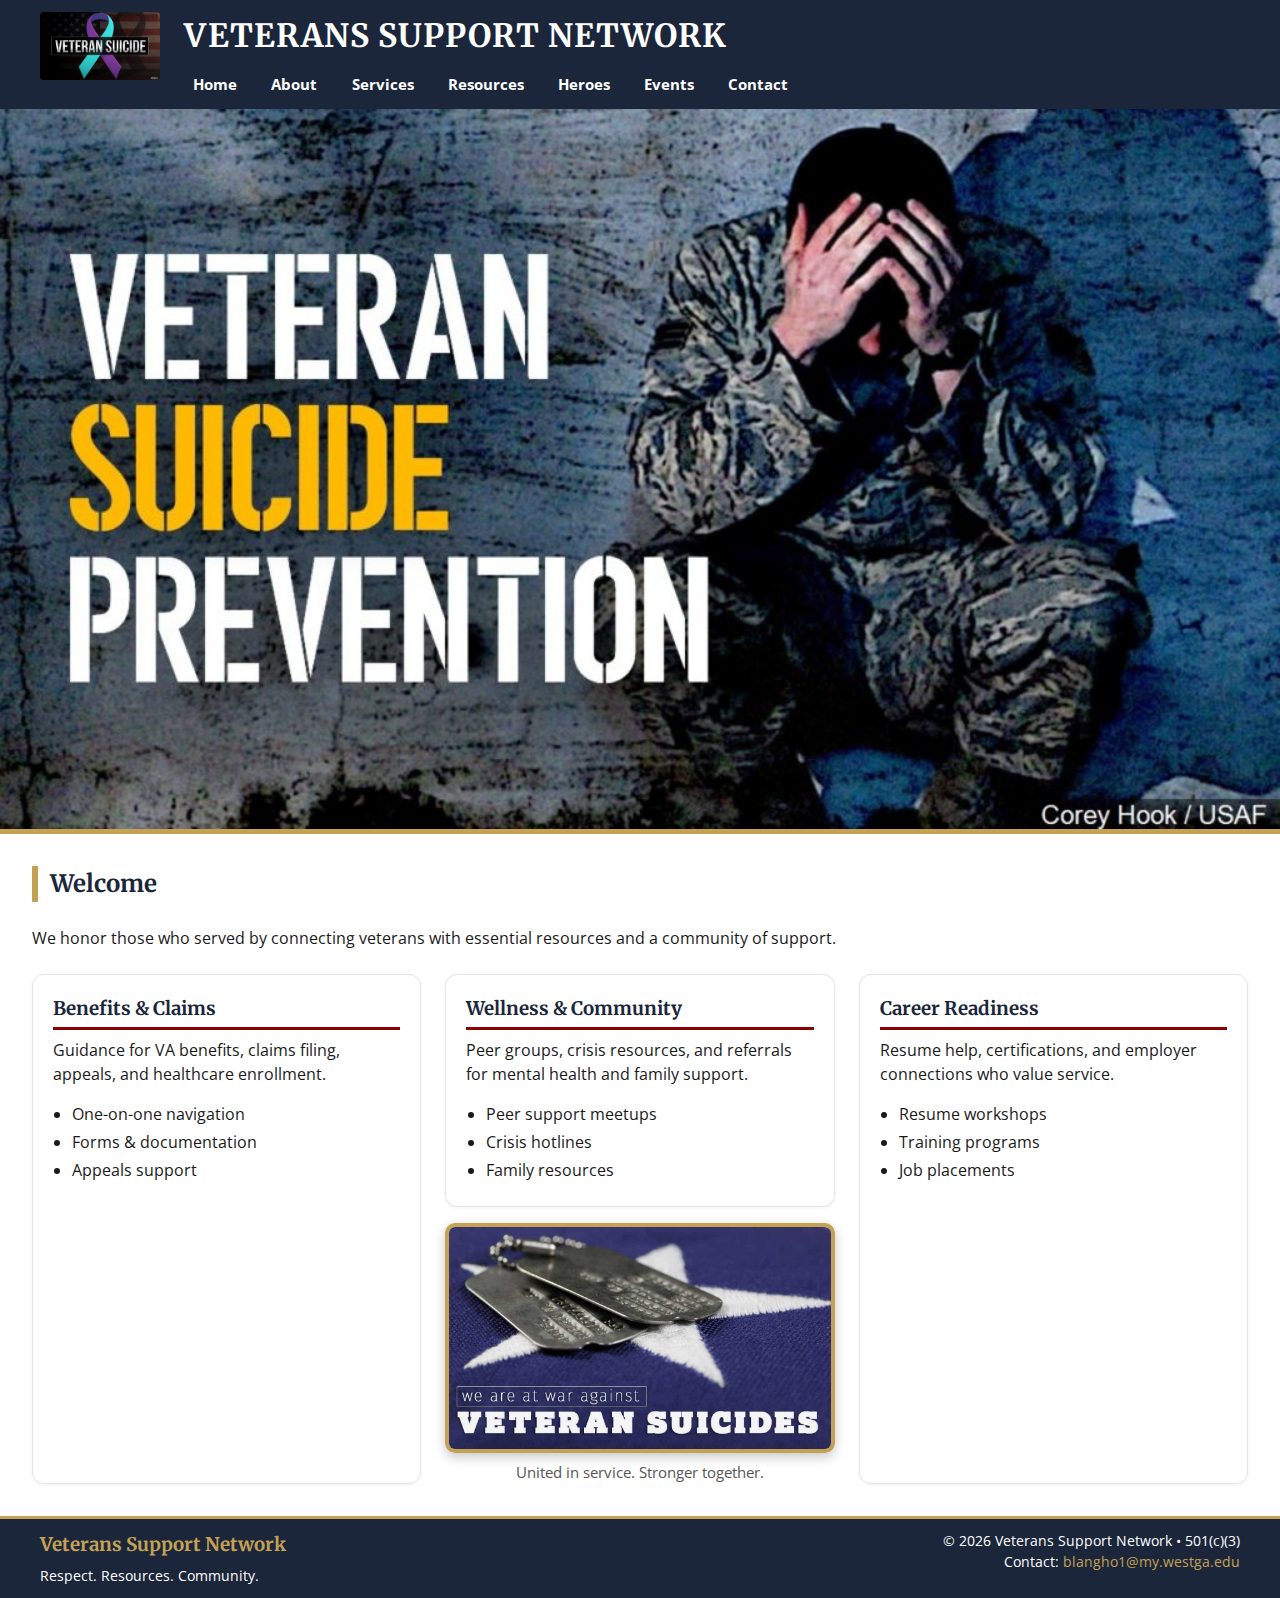
<file: index.html>
<!doctype html>
<html lang="en">
<head>
  <meta charset="utf-8">
  <meta name="viewport" content="width=device-width, initial-scale=1">
  <title>Veterans Support Network</title>

  <link href="https://fonts.googleapis.com/css2?family=Merriweather:wght@700;900&family=Open+Sans:wght@400;600&display=swap" rel="stylesheet">
  <link rel="stylesheet" href="project.css">
</head>
<body>
  <div id="wrapper">

    <!-- HEADER -->
    <header>
      <div class="top-header">
        <img src="images/veteran-suicidebanner.png" alt="Veterans Support Network Logo" class="logo">

        <div class="header-right">
          <h1>Veterans Support Network</h1>

          <!-- Mobile nav toggle -->
          <input type="checkbox" id="nav-toggle" class="nav-toggle" aria-label="Toggle navigation">
          <label for="nav-toggle" class="nav-toggle-btn" aria-hidden="true">
            <span></span><span></span><span></span>
          </label>

          <nav id="site-nav" aria-label="Primary">
            <ul>
              <li><a href="index.html">Home</a></li>
              <li><a href="about.html">About</a></li>
              <li><a href="services.html">Services</a></li>
              <li><a href="resources.html">Resources</a></li>
			  <li><a href="heroes.html">Heroes</a></li>
              <li><a href="events.html">Events</a></li>
              <li><a href="contact.html">Contact</a></li>
            </ul>
          </nav>
        </div>
      </div>
    </header>

    <!-- HERO IMAGE -->
	
	<section class="mast-hero-img">
	  <img src="images/suicideprevention.jpeg" alt="Veterans are the real heroes of America" />
	</section>

    <!-- MAIN CONTENT -->
    <main>
      <section>
        <h2>Welcome</h2>
        <p>
          We honor those who served by connecting veterans with essential resources and a community of support.
        </p>
      </section>

      <!-- THREE-COLUMN CONTENT with center stack -->
      <section class="three-up">
        <!-- Left card -->
        <article class="card fill">
          <h3>Benefits & Claims</h3>
          <p>Guidance for VA benefits, claims filing, appeals, and healthcare enrollment.</p>
          <ul>
            <li>One-on-one navigation</li>
            <li>Forms & documentation</li>
            <li>Appeals support</li>
          </ul>
        </article>

        <!-- Center stack: middle card + image -->
        <div class="stack">
          <article class="card">
            <h3>Wellness & Community</h3>
            <p>Peer groups, crisis resources, and referrals for mental health and family support.</p>
            <ul>
              <li>Peer support meetups</li>
              <li>Crisis hotlines</li>
              <li>Family resources</li>
            </ul>
          </article>

          <figure class="mid-figure">
            <img src="images/dogtagswaragainst.jpg" alt="Dog tags representing veteran unity" class="mid-image">
            <figcaption>United in service. Stronger together.</figcaption>
          </figure>
        </div>

        <!-- Right card -->
        <article class="card fill">
          <h3>Career Readiness</h3>
          <p>Resume help, certifications, and employer connections who value service.</p>
          <ul>
            <li>Resume workshops</li>
            <li>Training programs</li>
            <li>Job placements</li>
          </ul>
        </article>
      </section>
    </main>

    <!-- FOOTER -->
	<footer>
      <div class="footer-container">
        <div class="footer-left">
          <h3>Veterans Support Network</h3>
          <p>Respect. Resources. Community.</p>
        </div>
        <div class="footer-right">
          <p>&copy; <span id="year"></span> Veterans Support Network • 501(c)(3)</p>
          <p>Contact: <a href="mailto:blangho1@my.westga.edu">blangho1@my.westga.edu</a></p>
        </div>
      </div>
    </footer>

  <script>
    document.getElementById('year').textContent = new Date().getFullYear();
  </script>
</body>
</html>
</file>
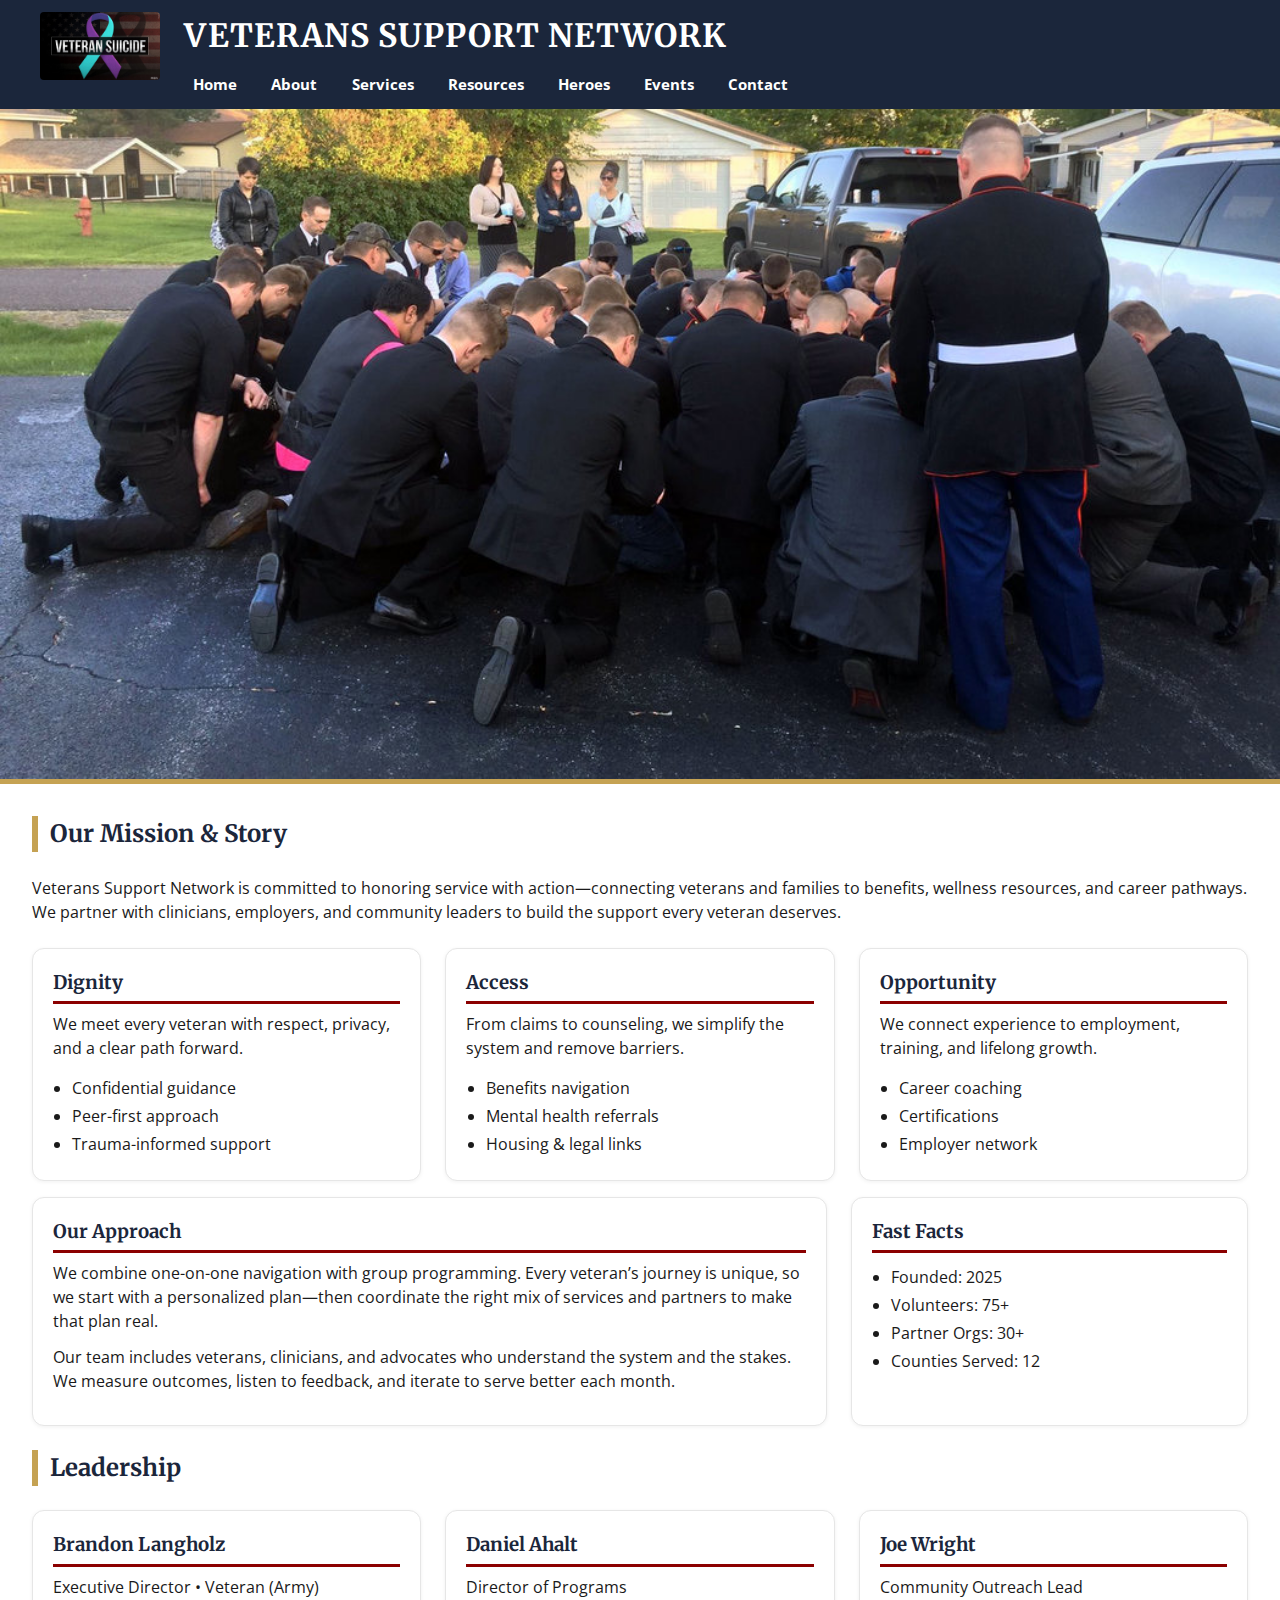
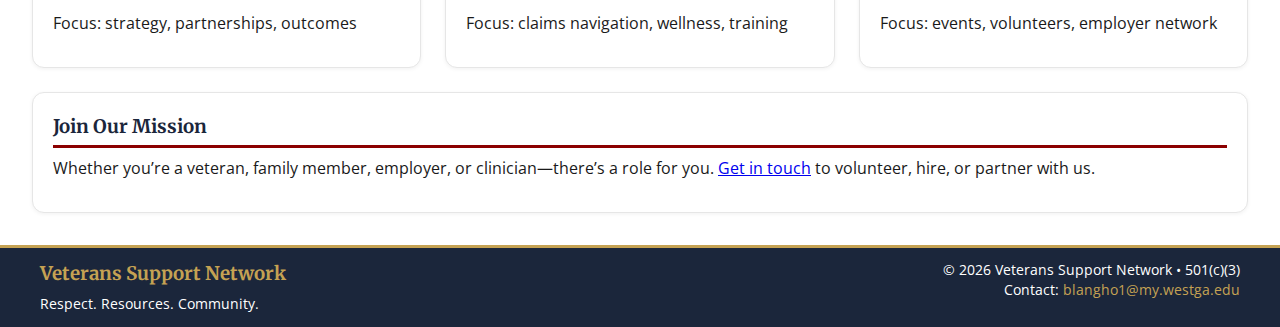
<file: about.html>
<!doctype html>
<html lang="en">
<head>
  <meta charset="utf-8">
  <meta name="viewport" content="width=device-width, initial-scale=1">
  <title>About • Veterans Support Network</title>

  <!-- Fonts + Shared CSS -->
  <link href="https://fonts.googleapis.com/css2?family=Merriweather:wght@700;900&family=Open+Sans:wght@400;600&display=swap" rel="stylesheet">
  <link rel="stylesheet" href="project.css">
</head>
<body>
  <div id="wrapper">

    <!-- HEADER  -->
    <header>
      <div class="top-header">
        <img src="images/veteran-suicidebanner.png" alt="Veterans Support Network Logo" class="logo">

        <div class="header-right">
          <h1>Veterans Support Network</h1>

          <!-- Mobile nav toggle -->
          <input type="checkbox" id="nav-toggle" class="nav-toggle" aria-label="Toggle navigation">
          <label for="nav-toggle" class="nav-toggle-btn" aria-hidden="true">
            <span></span><span></span><span></span>
          </label>

          <nav id="site-nav" aria-label="Primary">
            <ul>
              <li><a href="index.html">Home</a></li>
              <li><a href="about.html" aria-current="page">About</a></li>
              <li><a href="services.html">Services</a></li>
              <li><a href="resources.html">Resources</a></li>
			  <li><a href="heroes.html">Heroes</a></li>
              <li><a href="events.html">Events</a></li>
              <li><a href="contact.html">Contact</a></li>
            </ul>
          </nav>
        </div>
      </div>
    </header>

    <!-- PAGE HERO  -->
	<section class="mast-hero-img">
	  <img src="images/community.jpg" alt="Veterans are the real heroes of America" />
	</section>

    <!-- MAIN -->
    <main>
      <!-- Page Intro -->
      <section>
        <h2>Our Mission & Story</h2>
        <p>
          Veterans Support Network is committed to honoring service with action—connecting veterans and families to
          benefits, wellness resources, and career pathways. We partner with clinicians, employers, and community
          leaders to build the support every veteran deserves.
        </p>
      </section>

      <!-- Three Pillars -->
      <section class="three-up" aria-label="Our Pillars">
        <article class="card">
          <h3>Dignity</h3>
          <p>We meet every veteran with respect, privacy, and a clear path forward.</p>
          <ul>
            <li>Confidential guidance</li>
            <li>Peer-first approach</li>
            <li>Trauma-informed support</li>
          </ul>
        </article>

        <article class="card">
          <h3>Access</h3>
          <p>From claims to counseling, we simplify the system and remove barriers.</p>
          <ul>
            <li>Benefits navigation</li>
            <li>Mental health referrals</li>
            <li>Housing & legal links</li>
          </ul>
        </article>

        <article class="card">
          <h3>Opportunity</h3>
          <p>We connect experience to employment, training, and lifelong growth.</p>
          <ul>
            <li>Career coaching</li>
            <li>Certifications</li>
            <li>Employer network</li>
          </ul>
        </article>
      </section>

      <!-- Two-column -->
      <section class="two-col" style="display:grid; grid-template-columns: 2fr 1fr; gap:clamp(1rem,2.5vw,1.5rem); margin-top:1rem;">
        <article class="card" style="height:100%;">
          <h3>Our Approach</h3>
          <p>
            We combine one-on-one navigation with group programming. Every veteran’s journey is unique, so we start with a
            personalized plan—then coordinate the right mix of services and partners to make that plan real.
          </p>
          <p>
            Our team includes veterans, clinicians, and advocates who understand the system and the stakes. We measure
            outcomes, listen to feedback, and iterate to serve better each month.
          </p>
        </article>

        <aside class="card" style="height:100%;">
          <h3>Fast Facts</h3>
          <ul>
            <li>Founded: 2025</li>
            <li>Volunteers: 75+</li>
            <li>Partner Orgs: 30+</li>
            <li>Counties Served: 12</li>
          </ul>
        </aside>
      </section>

      <!-- Leadership Cards -->
      <section style="margin-top:1.5rem;">
        <h2>Leadership</h2>
        <div class="three-up">
          <article class="card">
            <h3>Brandon Langholz</h3>
            <p>Executive Director • Veteran (Army)</p>
            <p>Focus: strategy, partnerships, outcomes</p>
          </article>
          <article class="card">
            <h3>Daniel Ahalt</h3>
            <p>Director of Programs</p>
            <p>Focus: claims navigation, wellness, training</p>
          </article>
          <article class="card">
            <h3>Joe Wright</h3>
            <p>Community Outreach Lead</p>
            <p>Focus: events, volunteers, employer network</p>
          </article>
        </div>
      </section>

      
      <section class="card" style="margin-top:1.5rem;">
        <h3>Join Our Mission</h3>
        <p>
          Whether you’re a veteran, family member, employer, or clinician—there’s a role for you.
          <a href="contact.html">Get in touch</a> to volunteer, hire, or partner with us.
        </p>
      </section>
    </main>

    <!-- FOOTER -->
    <footer>
      <div class="footer-container">
        <div class="footer-left">
          <h3>Veterans Support Network</h3>
          <p>Respect. Resources. Community.</p>
        </div>
        <div class="footer-right">
          <p>&copy; <span id="year"></span> Veterans Support Network • 501(c)(3)</p>
          <p>Contact: <a href="mailto:blangho1@my.westga.edu">blangho1@my.westga.edu</a></p>
        </div>
      </div>
    </footer>
  </div>

  <script>
    document.getElementById('year').textContent = new Date().getFullYear();
  </script>
</body>
</html>
</file>
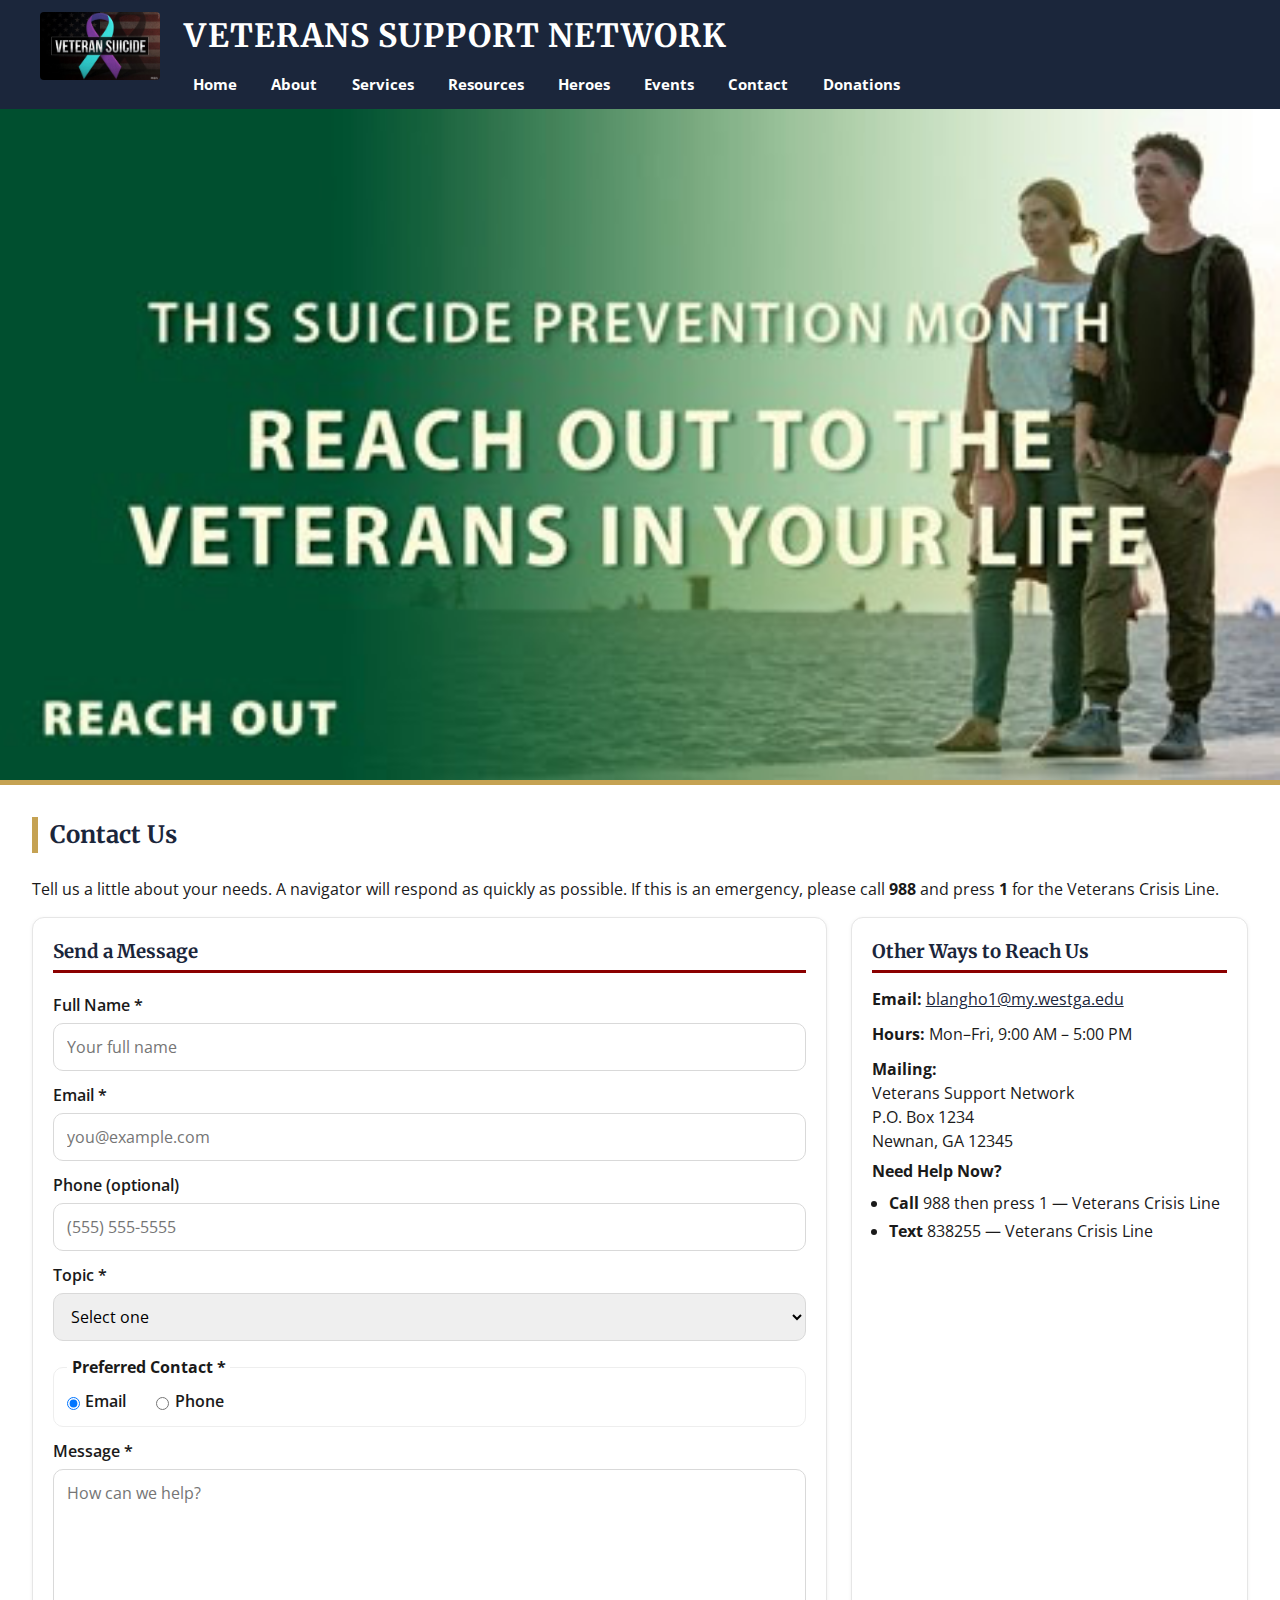
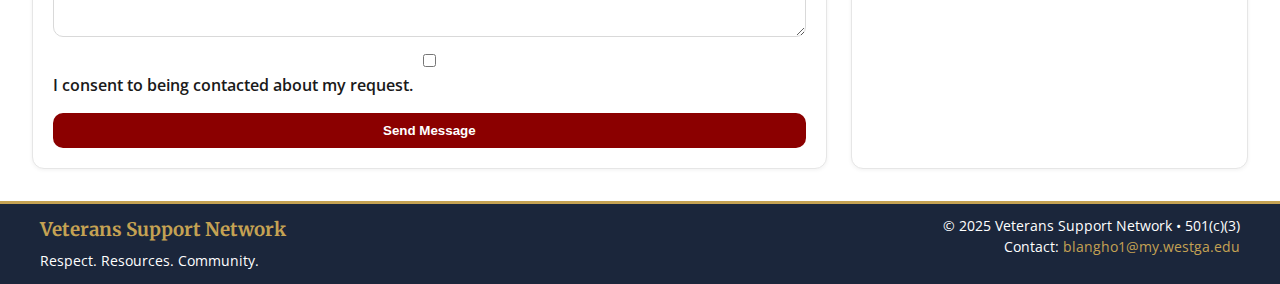
<file: contact.html>
<!doctype html>
<html lang="en">
<head>
  <meta charset="utf-8">
  <meta name="viewport" content="width=device-width, initial-scale=1">
  <title>Contact • Veterans Support Network</title>

  <link href="https://fonts.googleapis.com/css2?family=Merriweather:wght@700;900&family=Open+Sans:wght@400;600&display=swap" rel="stylesheet">
  <link rel="stylesheet" href="project.css">
</head>
<body>
  <div id="wrapper">

    <!-- HEADER -->
    <header>
      <div class="top-header">
        <img src="images/veteran-suicidebanner.png" alt="Veterans Support Network Logo" class="logo">

        <div class="header-right">
          <h1>Veterans Support Network</h1>

          <!-- Mobile nav toggle -->
          <input type="checkbox" id="nav-toggle" class="nav-toggle" aria-label="Toggle navigation">
          <label for="nav-toggle" class="nav-toggle-btn" aria-hidden="true">
            <span></span><span></span><span></span>
          </label>

          <!-- NAVIGATION -->
          <nav id="site-nav" aria-label="Primary">
            <ul>
              <li><a href="index.html">Home</a></li>
              <li><a href="about.html">About</a></li>
              <li><a href="services.html">Services</a></li>
              <li><a href="resources.html">Resources</a></li>
              <li><a href="heroes.html">Heroes</a></li>
              <li><a href="events.html">Events</a></li>
              <li><a href="contact.html" aria-current="page">Contact</a></li>
			  <li><a href="donations.html">Donations</a></li>
            </ul>
          </nav>
        </div>
      </div>
    </header>

    <!-- PAGE HERO -->
    <section class="mast-hero-img">
      <img src="images/suicideprevention.jpg" alt="Get in touch with Veterans Support Network">
    </section>

    <!-- MAIN CONTENT -->
    <main>
      <section>
        <h2>Contact Us</h2>
        <p>
          Tell us a little about your needs. A navigator will respond as quickly as possible.
          If this is an emergency, please call <strong>988</strong> and press <strong>1</strong> for the Veterans Crisis Line.
        </p>
      </section>

      <!-- TWO-COLUMN: FORM + INFO -->
      <section class="contact-grid">

        <!-- CONTACT FORM per assignment -->
        <form class="card contact-form"
              method="post"
              action="https://webdevbasics.net/scripts/demo.php">
          <h3>Send a Message</h3>

          <label for="name">Full Name *</label>
          <input id="name" name="Name" type="text" required autocomplete="name" placeholder="Your full name">

          <label for="email">Email *</label>
          <input id="email" name="Email" type="email" required autocomplete="email" placeholder="you@example.com">

          <label for="phone">Phone (optional)</label>
          <input id="phone" name="Phone" type="tel" inputmode="tel" autocomplete="tel"
                 pattern="^[0-9\\-\\+\\(\\)\\s\\.]{7,}$" placeholder="(555) 555-5555">

          <label for="topic">Topic *</label>
          <select id="topic" name="Topic" required>
            <option value="" disabled selected>Select one</option>
            <option value="Benefits & Claims">Benefits &amp; Claims</option>
            <option value="Wellness & Community">Wellness &amp; Community</option>
            <option value="Career Readiness">Career Readiness</option>
            <option value="Events">Events</option>
            <option value="Other">Other</option>
          </select>

          <fieldset class="contact-method">
            <legend>Preferred Contact *</legend>
            <label><input type="radio" name="Preferred_Contact" value="Email" checked> Email</label>
            <label><input type="radio" name="Preferred_Contact" value="Phone"> Phone</label>
          </fieldset>

          <label for="message">Message *</label>
          <textarea id="message" name="Message" rows="6" required placeholder="How can we help?"></textarea>

          <label class="consent">
            <input type="checkbox" name="Consent" value="Yes" required>
            I consent to being contacted about my request.
          </label>

          <button class="btn" type="submit">Send Message</button>
        </form>

        <!-- CONTACT INFO / HOURS -->
        <aside class="card contact-info">
          <h3>Other Ways to Reach Us</h3>
          <p><strong>Email:</strong> <a href="mailto:blangho1@my.westga.edu">blangho1@my.westga.edu</a></p>
          <p><strong>Hours:</strong> Mon–Fri, 9:00 AM – 5:00 PM</p>
          <p><strong>Mailing:</strong><br>
             Veterans Support Network<br>
             P.O. Box 1234<br>
             Newnan, GA 12345
          </p>

          <div class="mini-help">
            <h4 style="margin-bottom:.5rem;">Need Help Now?</h4>
            <ul>
              <li><strong>Call</strong> 988 then press 1 — Veterans Crisis Line</li>
              <li><strong>Text</strong> 838255 — Veterans Crisis Line</li>
            </ul>
          </div>
        </aside>
      </section>
    </main>

    <!-- FOOTER -->
    <footer>
      <div class="footer-container">
        <div class="footer-left">
          <h3>Veterans Support Network</h3>
          <p>Respect. Resources. Community.</p>
        </div>
        <div class="footer-right">
          <p>&copy; 2025 Veterans Support Network • 501(c)(3)</p>
          <p>Contact: <a href="mailto:blangho1@my.westga.edu">blangho1@my.westga.edu</a></p>
        </div>
      </div>
    </footer>
  </div>
</body>
</html>
</file>
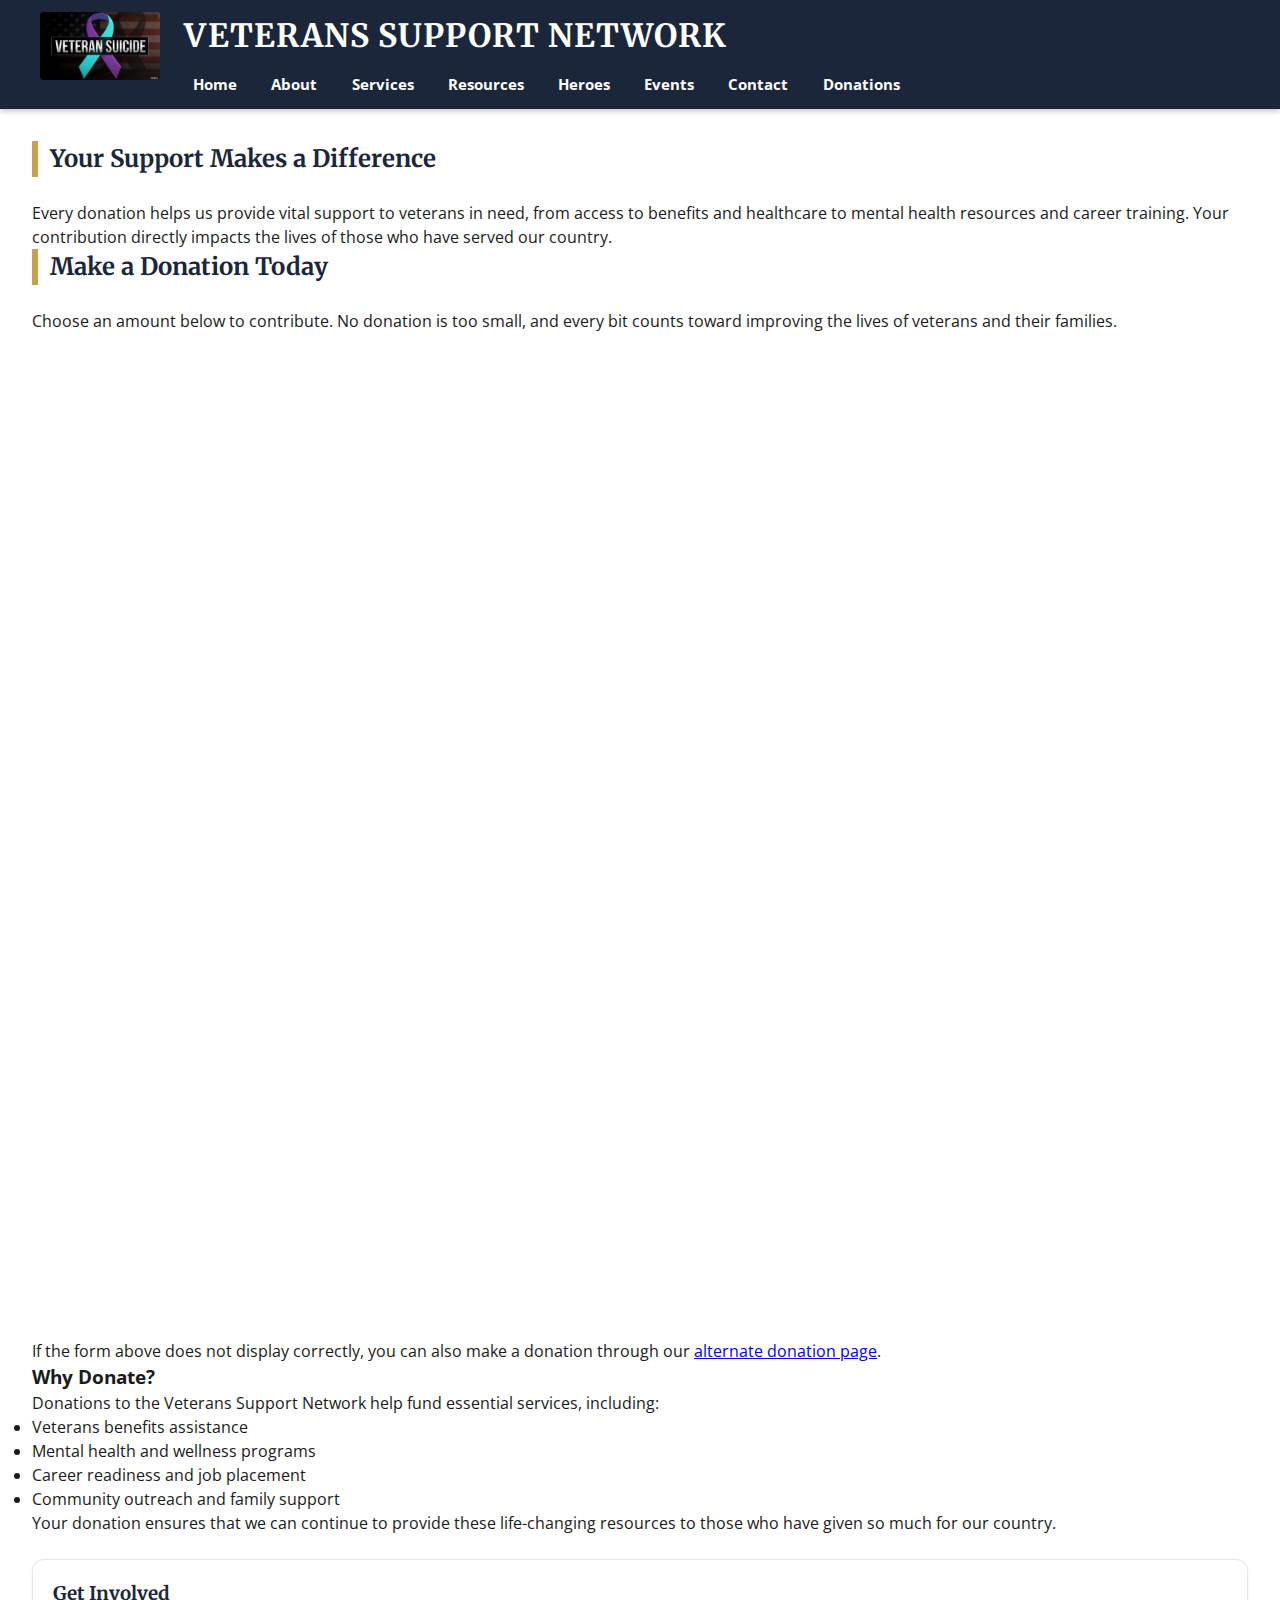
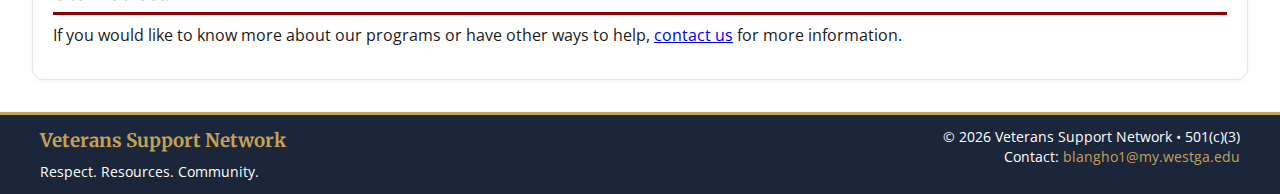
<file: donations.html>
<!doctype html>
<html lang="en">
<head>
  <meta charset="utf-8">
  <meta name="viewport" content="width=device-width, initial-scale=1">
  <title>Donations • Veterans Support Network</title>
  <meta name="description" content="Support veterans by contributing to programs that provide mental health services, crisis support, community outreach, and essential resources. Every donation matters.">
  <link href="https://fonts.googleapis.com/css2?family=Merriweather:wght@700;900&family=Open+Sans:wght@400;600&display=swap" rel="stylesheet">
  <link rel="stylesheet" href="project.css">
</head>
<body>
  <div id="wrapper">

    <!-- HEADER -->
    <header>
      <div class="top-header">
        <img src="images/veteran-suicidebanner.png" alt="Veterans Support Network Logo" class="logo">

        <div class="header-right">
          <h1>Veterans Support Network</h1>

          <!-- Mobile nav toggle -->
          <input type="checkbox" id="nav-toggle" class="nav-toggle" aria-label="Toggle navigation">
          <label for="nav-toggle" class="nav-toggle-btn" aria-hidden="true">
            <span></span><span></span><span></span>
          </label>

          <nav id="site-nav" aria-label="Primary">
            <ul>
              <li><a href="index.html">Home</a></li>
              <li><a href="about.html">About</a></li>
              <li><a href="services.html">Services</a></li>
              <li><a href="resources.html">Resources</a></li>
              <li><a href="heroes.html">Heroes</a></li>
              <li><a href="events.html">Events</a></li>
              <li><a href="contact.html">Contact</a></li>
              <li><a href="donations.html" aria-current="page">Donations</a></li>
            </ul>
          </nav>
        </div>
      </div>
    </header>

    <!-- MAIN -->
    <main>
      <section>
        <h2>Your Support Makes a Difference</h2>
        <p>
          Every donation helps us provide vital support to veterans in need, from access to benefits and healthcare to mental health resources and career training. Your contribution directly impacts the lives of those who have served our country.
        </p>
      </section>

      <!-- Donation Form Section -->
      <section id="donation-form">
        <h2>Make a Donation Today</h2>
        <p>
          Choose an amount below to contribute. No donation is too small, and every bit counts toward improving the lives of veterans and their families.
        </p>
        
        <!-- Embed JotForm Donation Form -->
        <iframe src="https://form.jotform.com/253206709612050" width="100%" height="1000" frameborder="0" style="border: none;"></iframe>
        
        <!-- Alternative text for users with accessibility concerns -->
        <p>If the form above does not display correctly, you can also make a donation through our <a href="https://www.example.com/donation-redirect">alternate donation page</a>.</p>
      </section>

      <!-- Additional Information Section -->
      <section>
        <h3>Why Donate?</h3>
        <p>
          Donations to the Veterans Support Network help fund essential services, including:
        </p>
        <ul>
          <li>Veterans benefits assistance</li>
          <li>Mental health and wellness programs</li>
          <li>Career readiness and job placement</li>
          <li>Community outreach and family support</li>
        </ul>
        <p>Your donation ensures that we can continue to provide these life-changing resources to those who have given so much for our country.</p>
      </section>
      
      <!-- Get Started Section -->
      <section class="card" style="margin-top:1.5rem;">
        <h3>Get Involved</h3>
        <p>If you would like to know more about our programs or have other ways to help, <a href="contact.html">contact us</a> for more information.</p>
      </section>
    </main>

    <!-- FOOTER -->
    <footer>
      <div class="footer-container">
        <div class="footer-left">
          <h3>Veterans Support Network</h3>
          <p>Respect. Resources. Community.</p>
        </div>
        <div class="footer-right">
          <p>&copy; <span id="year"></span> Veterans Support Network • 501(c)(3)</p>
          <p>Contact: <a href="mailto:blangho1@my.westga.edu">blangho1@my.westga.edu</a></p>
        </div>
      </div>
    </footer>
  </div>

  <script>
    document.getElementById('year').textContent = new Date().getFullYear();
  </script>
</body>
</html>
</file>
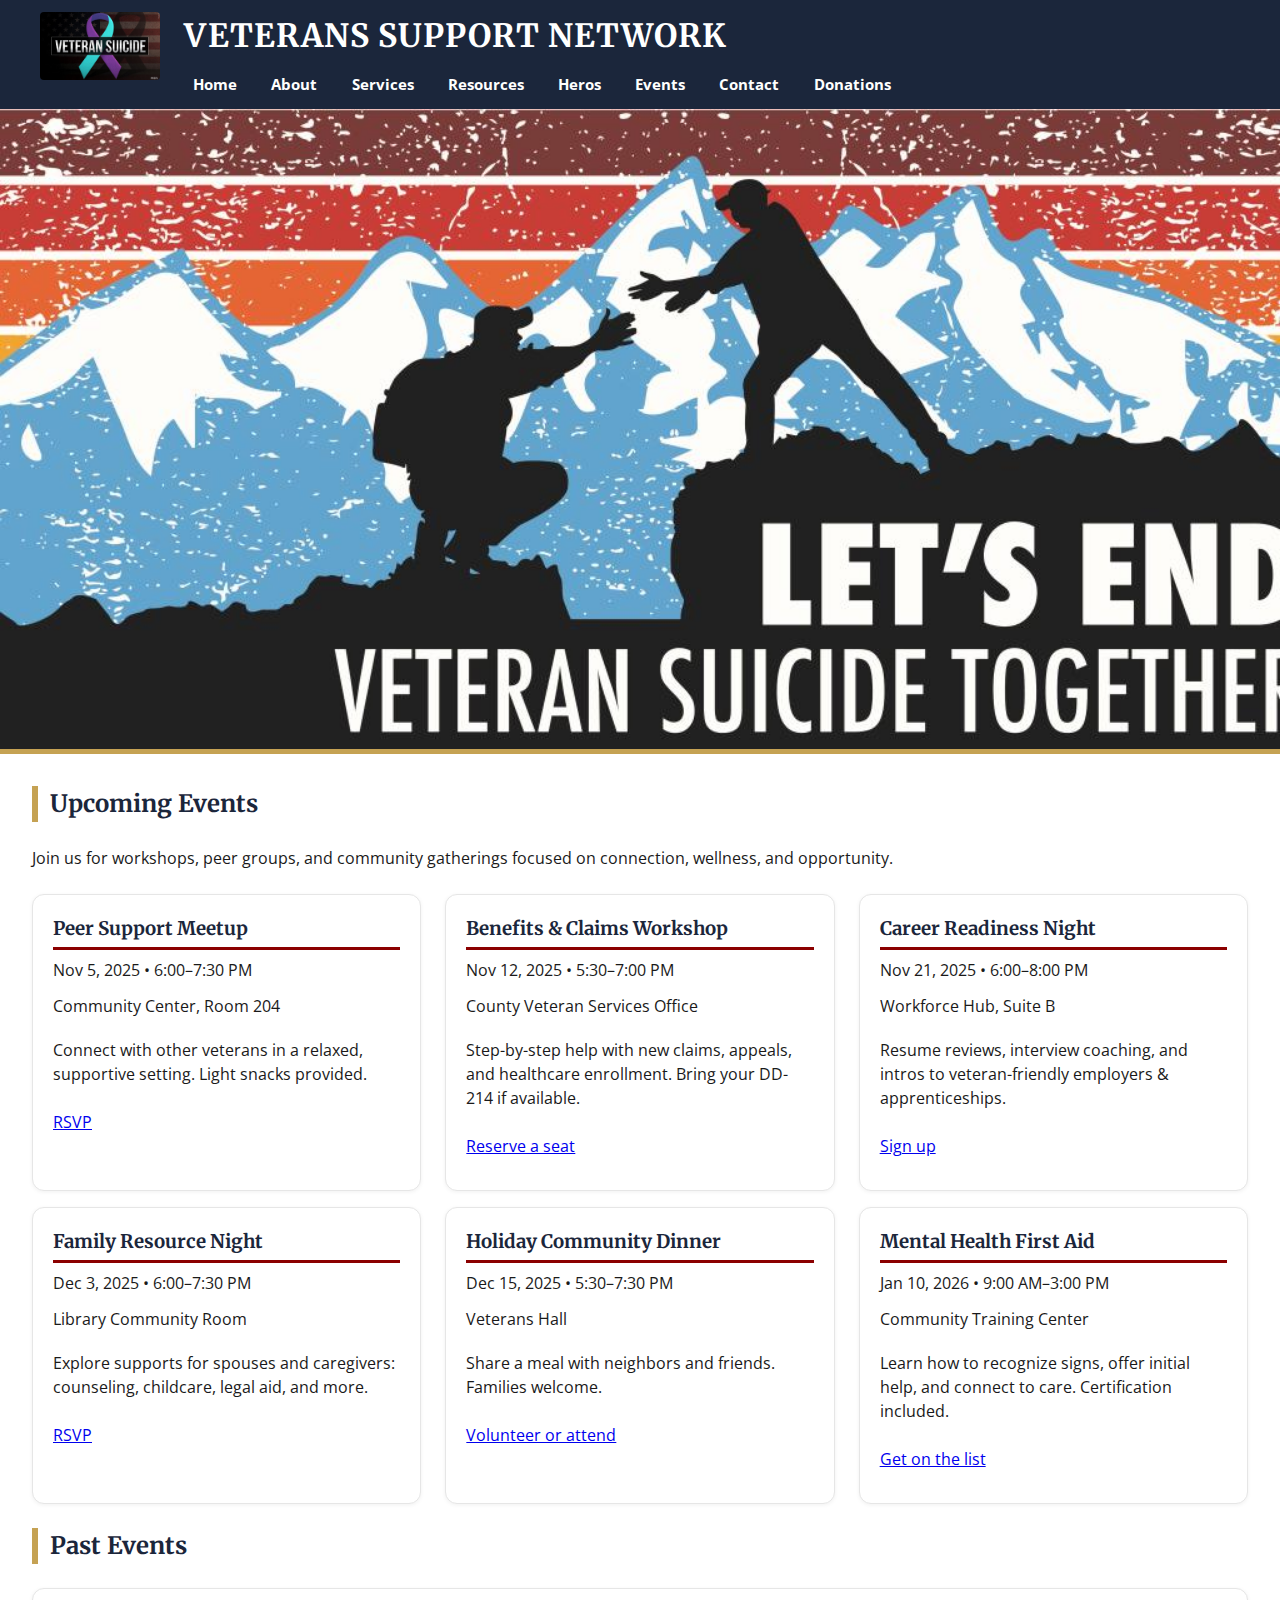
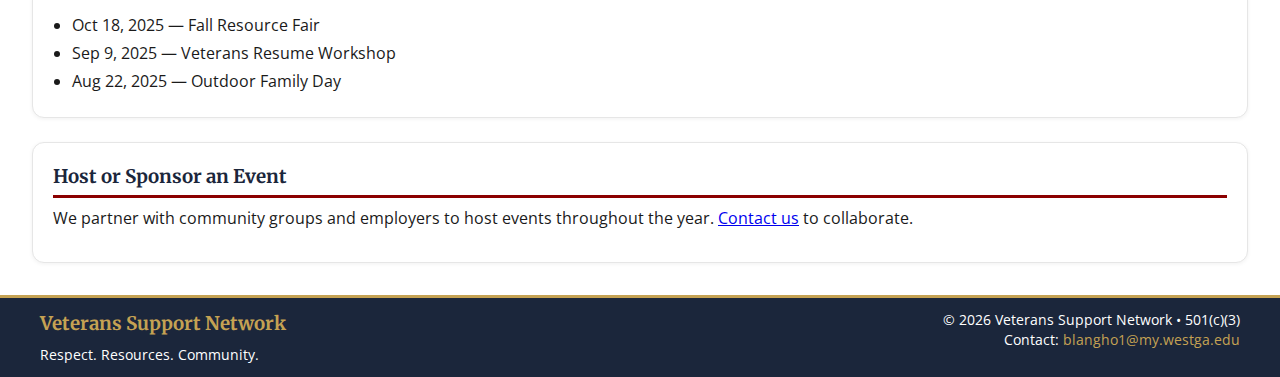
<file: events.html>
<!doctype html>
<html lang="en">
<head>
  <meta charset="utf-8">
  <meta name="viewport" content="width=device-width, initial-scale=1">
  <title>Events • Veterans Support Network</title>

  <link href="https://fonts.googleapis.com/css2?family=Merriweather:wght@700;900&family=Open+Sans:wght@400;600&display=swap" rel="stylesheet">
  <link rel="stylesheet" href="project.css">
</head>
<body>
  <div id="wrapper">

    <!-- HEADER -->
    <header>
      <div class="top-header">
        <img src="images/veteran-suicidebanner.png" alt="Veterans Support Network Logo" class="logo">

        <div class="header-right">
          <h1>Veterans Support Network</h1>

          <!-- Mobile nav toggle -->
          <input type="checkbox" id="nav-toggle" class="nav-toggle" aria-label="Toggle navigation">
          <label for="nav-toggle" class="nav-toggle-btn" aria-hidden="true">
            <span></span><span></span><span></span>
          </label>

          <nav id="site-nav" aria-label="Primary">
            <ul>
              <li><a href="index.html">Home</a></li>
              <li><a href="about.html">About</a></li>
              <li><a href="services.html">Services</a></li>
              <li><a href="resources.html">Resources</a></li>
              <li><a href="heros.html">Heros</a></li>
              <li><a href="events.html" aria-current="page">Events</a></li>
              <li><a href="contact.html">Contact</a></li>
			  <li><a href="donations.html">Donations</a></li>
            </ul>
          </nav>
        </div>
      </div>
    </header>

    <!-- PAGE HERO -->
    <section class="mast-hero-img">
      <img src="images/together.jpg" alt="Community events for veterans and families">
    </section>

    <!-- MAIN -->
    <main>
      <!-- Intro -->
      <section>
        <h2>Upcoming Events</h2>
        <p>
          Join us for workshops, peer groups, and community gatherings focused on connection, wellness, and opportunity.
        </p>
      </section>

      <!-- Event Cards -->
      <section class="three-up" aria-label="Upcoming Events">
        <article class="card">
          <h3>Peer Support Meetup</h3>
          <p><time datetime="2025-11-05">Nov 5, 2025</time> • 6:00–7:30 PM</p>
          <p>Community Center, Room 204</p>
          <p style="margin-top:.5rem;">
            Connect with other veterans in a relaxed, supportive setting. Light snacks provided.
          </p>
          <p style="margin-top:.75rem;">
            <a href="contact.html">RSVP</a>
          </p>
        </article>

        <article class="card">
          <h3>Benefits & Claims Workshop</h3>
          <p><time datetime="2025-11-12">Nov 12, 2025</time> • 5:30–7:00 PM</p>
          <p>County Veteran Services Office</p>
          <p style="margin-top:.5rem;">
            Step-by-step help with new claims, appeals, and healthcare enrollment. Bring your DD-214 if available.
          </p>
          <p style="margin-top:.75rem;">
            <a href="contact.html">Reserve a seat</a>
          </p>
        </article>

        <article class="card">
          <h3>Career Readiness Night</h3>
          <p><time datetime="2025-11-21">Nov 21, 2025</time> • 6:00–8:00 PM</p>
          <p>Workforce Hub, Suite B</p>
          <p style="margin-top:.5rem;">
            Resume reviews, interview coaching, and intros to veteran-friendly employers & apprenticeships.
          </p>
          <p style="margin-top:.75rem;">
            <a href="contact.html">Sign up</a>
          </p>
        </article>
      </section>

      <!-- Second row -->
      <section class="three-up" aria-label="More Events" style="margin-top:1rem;">
        <article class="card">
          <h3>Family Resource Night</h3>
          <p><time datetime="2025-12-03">Dec 3, 2025</time> • 6:00–7:30 PM</p>
          <p>Library Community Room</p>
          <p style="margin-top:.5rem;">
            Explore supports for spouses and caregivers: counseling, childcare, legal aid, and more.
          </p>
          <p style="margin-top:.75rem;">
            <a href="contact.html">RSVP</a>
          </p>
        </article>

        <article class="card">
          <h3>Holiday Community Dinner</h3>
          <p><time datetime="2025-12-15">Dec 15, 2025</time> • 5:30–7:30 PM</p>
          <p>Veterans Hall</p>
          <p style="margin-top:.5rem;">
            Share a meal with neighbors and friends. Families welcome.
          </p>
          <p style="margin-top:.75rem;">
            <a href="contact.html">Volunteer or attend</a>
          </p>
        </article>

        <article class="card">
          <h3>Mental Health First Aid</h3>
          <p><time datetime="2026-01-10">Jan 10, 2026</time> • 9:00 AM–3:00 PM</p>
          <p>Community Training Center</p>
          <p style="margin-top:.5rem;">
            Learn how to recognize signs, offer initial help, and connect to care. Certification included.
          </p>
          <p style="margin-top:.75rem;">
            <a href="contact.html">Get on the list</a>
          </p>
        </article>
      </section>

      <!-- Past Events -->
      <section style="margin-top:1.5rem;">
        <h2>Past Events</h2>
        <article class="card" style="margin-top:.75rem;">
          <ul>
            <li><time datetime="2025-10-18">Oct 18, 2025</time> — Fall Resource Fair</li>
            <li><time datetime="2025-09-09">Sep 9, 2025</time> — Veterans Resume Workshop</li>
            <li><time datetime="2025-08-22">Aug 22, 2025</time> — Outdoor Family Day</li>
          </ul>
        </article>
      </section>

      <section class="card" style="margin-top:1.5rem;">
        <h3>Host or Sponsor an Event</h3>
        <p>
          We partner with community groups and employers to host events throughout the year.
          <a href="contact.html">Contact us</a> to collaborate.
        </p>
      </section>
    </main>

    <!-- FOOTER -->
    <footer>
      <div class="footer-container">
        <div class="footer-left">
          <h3>Veterans Support Network</h3>
          <p>Respect. Resources. Community.</p>
        </div>
        <div class="footer-right">
          <p>&copy; <span id="year"></span> Veterans Support Network • 501(c)(3)</p>
          <p>Contact: <a href="mailto:blangho1@my.westga.edu">blangho1@my.westga.edu</a></p>
        </div>
      </div>
    </footer>
  </div>

  <script>
    document.getElementById('year').textContent = new Date().getFullYear();
  </script>
</body>
</html>
</file>
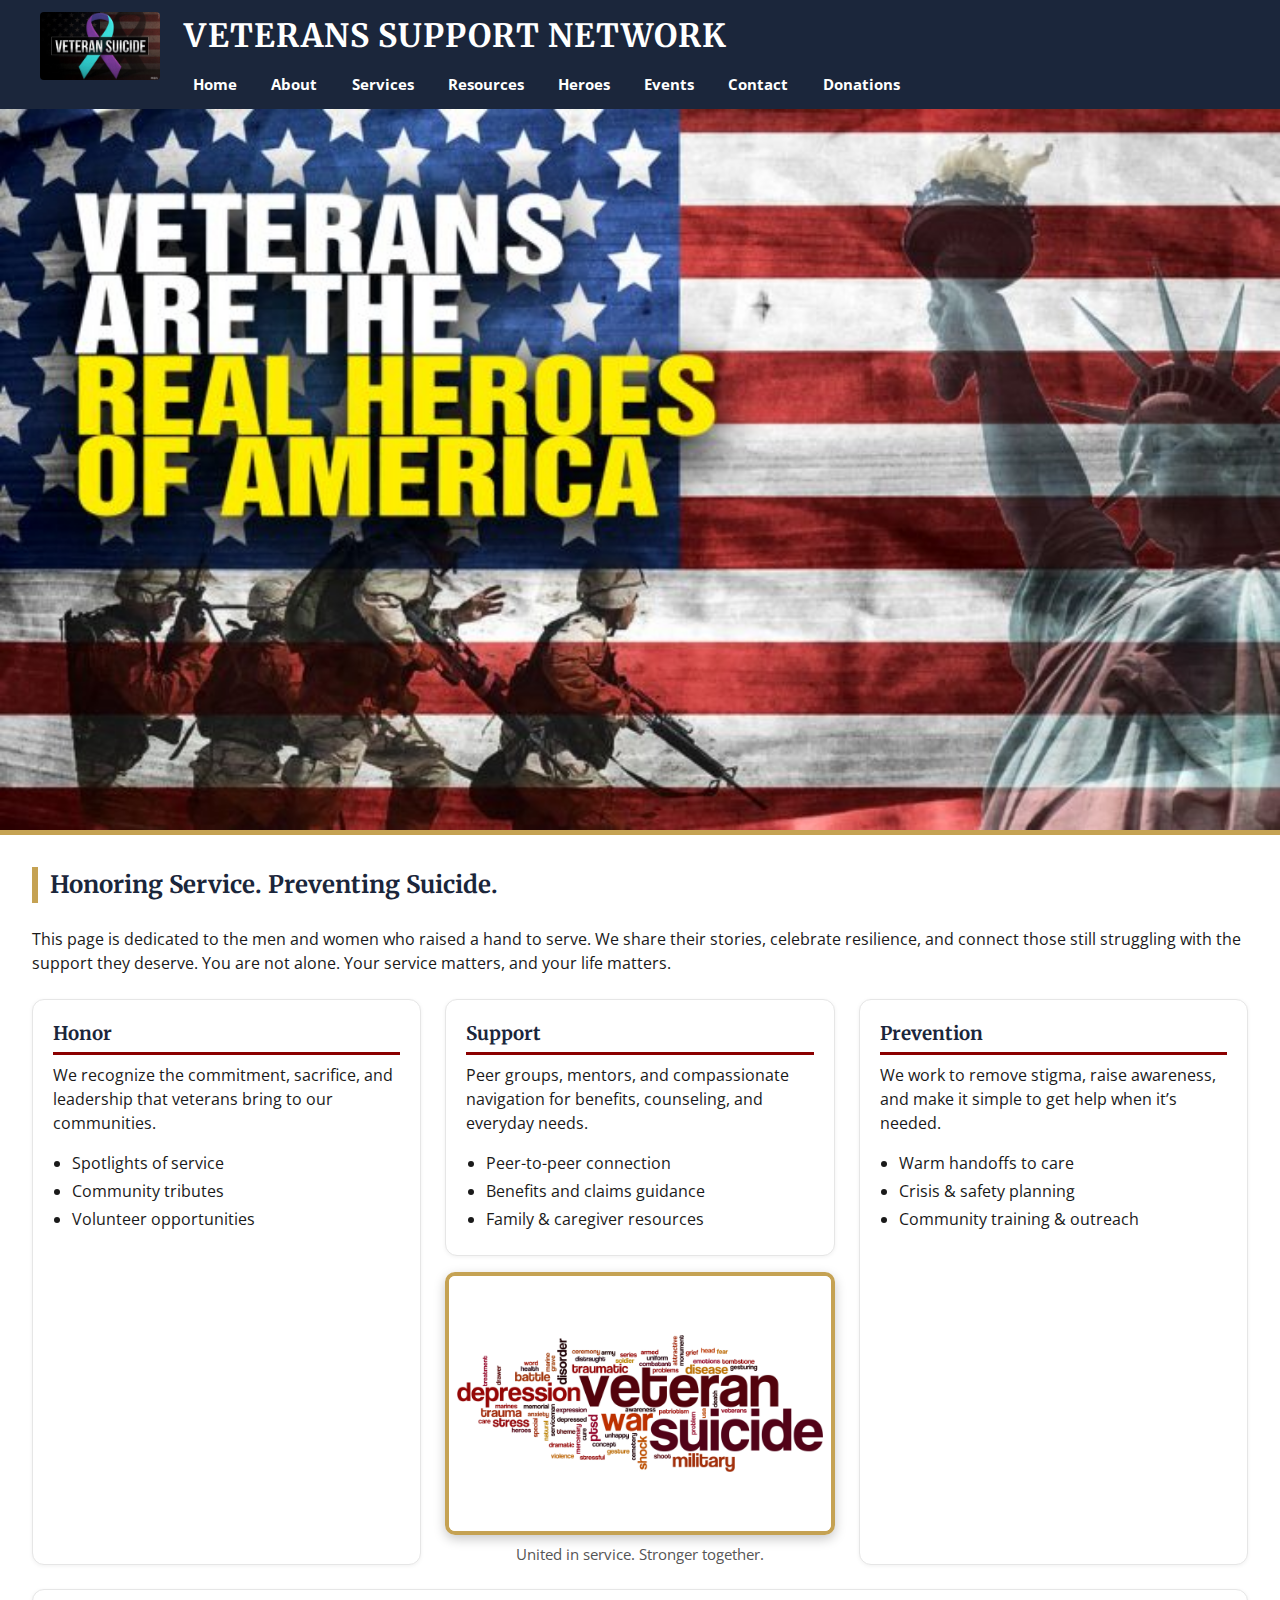
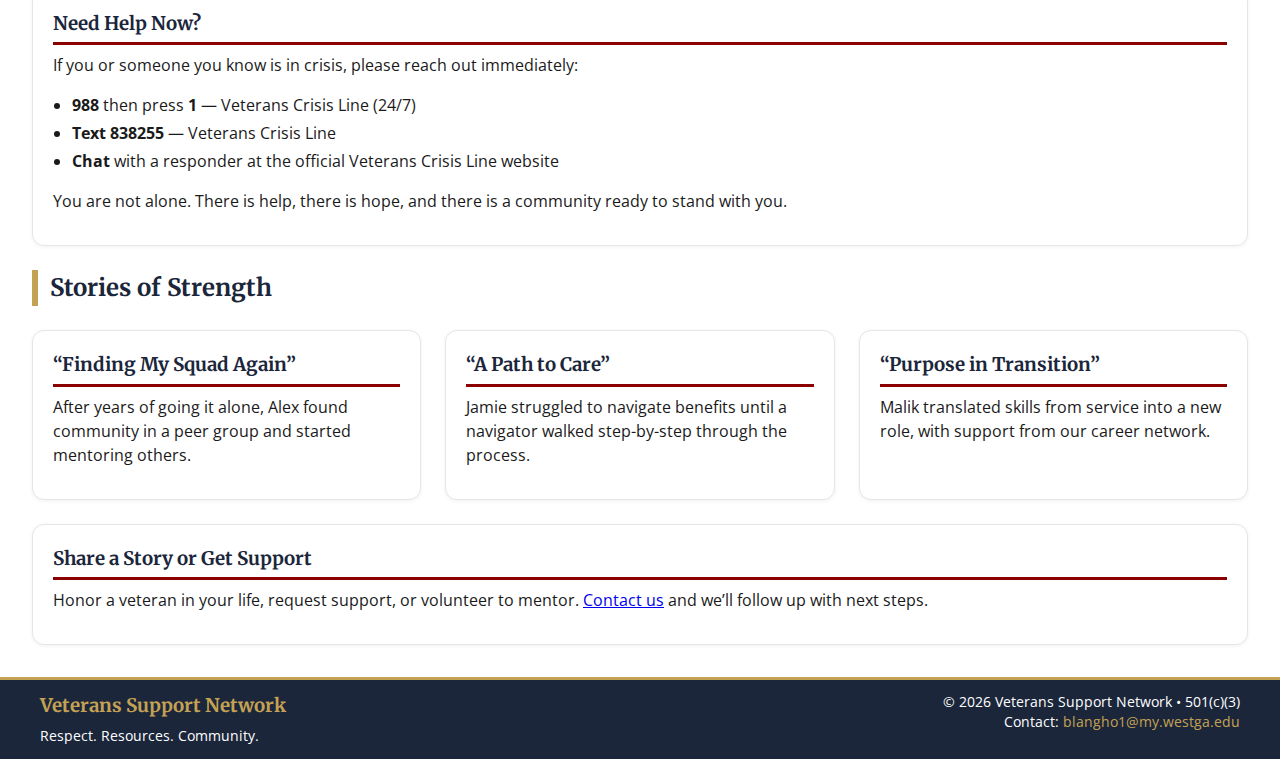
<file: heroes.html>
<!doctype html>
<html lang="en">
<head>
  <meta charset="utf-8">
  <meta name="viewport" content="width=device-width, initial-scale=1">
  <title>Heros • Veterans Support Network</title>

  <!-- Fonts + Shared CSS -->
  <link href="https://fonts.googleapis.com/css2?family=Merriweather:wght@700;900&family=Open+Sans:wght@400;600&display=swap" rel="stylesheet">
  <link rel="stylesheet" href="project.css">
</head>
<body>
  <div id="wrapper">

    <!-- HEADER -->
    <header>
      <div class="top-header">
        <img src="images/veteran-suicidebanner.png" alt="Veterans Support Network Logo" class="logo">

        <div class="header-right">
          <h1>Veterans Support Network</h1>

          <!-- Mobile nav toggle -->
          <input type="checkbox" id="nav-toggle" class="nav-toggle" aria-label="Toggle navigation">
          <label for="nav-toggle" class="nav-toggle-btn" aria-hidden="true">
            <span></span><span></span><span></span>
          </label>

          <nav id="site-nav" aria-label="Primary">
            <ul>
              <li><a href="index.html">Home</a></li>
              <li><a href="about.html">About</a></li>
              <li><a href="services.html">Services</a></li>
              <li><a href="resources.html">Resources</a></li>
			  <li><a href="heroes.html">Heroes</a></li>
              <li><a href="events.html">Events</a></li>
              <li><a href="contact.html">Contact</a></li>
			  <li><a href="donations.html">Donations</a></li>
            </ul>
          </nav>
        </div>
      </div>
    </header>

    <!-- PAGE HERO -->
	<section class="mast-hero-img">
	  <img src="images/heroesflag.jpg" alt="Veterans are the real heroes of America" />
	</section>


    <!-- MAIN -->
    <main>
      <!-- Intro -->
      <section>
        <h2>Honoring Service. Preventing Suicide.</h2>
        <p>
          This page is dedicated to the men and women who raised a hand to serve. We share their stories, celebrate
          resilience, and connect those still struggling with the support they deserve. You are not alone. Your service
          matters, and your life matters.
        </p>
      </section>

      <!-- Three columns with center stack -->
      <section class="three-up" aria-label="Honor, Support, Prevention">
        <!-- Left: Honor -->
        <article class="card fill">
          <h3>Honor</h3>
          <p>
            We recognize the commitment, sacrifice, and leadership that veterans bring to our communities.
          </p>
          <ul>
            <li>Spotlights of service</li>
            <li>Community tributes</li>
            <li>Volunteer opportunities</li>
          </ul>
        </article>

        <!-- Center: Support + lower middle image -->
        <div class="stack">
          <article class="card">
            <h3>Support</h3>
            <p>
              Peer groups, mentors, and compassionate navigation for benefits, counseling, and everyday needs.
            </p>
            <ul>
              <li>Peer-to-peer connection</li>
              <li>Benefits and claims guidance</li>
              <li>Family & caregiver resources</li>
            </ul>
          </article>

          <figure class="mid-figure">
            <img src="images/wordsaboutsuicide.jpeg" alt="Linked dog tags symbolizing unity" class="mid-image">
            <figcaption>United in service. Stronger together.</figcaption>
          </figure>
        </div>

        <!-- Right: Prevention -->
        <article class="card fill">
          <h3>Prevention</h3>
          <p>
            We work to remove stigma, raise awareness, and make it simple to get help when it’s needed.
          </p>
          <ul>
            <li>Warm handoffs to care</li>
            <li>Crisis & safety planning</li>
            <li>Community training & outreach</li>
          </ul>
        </article>
      </section>

      <!-- Crisis & Immediate Help -->
      <section class="card" style="margin-top:1.5rem;">
        <h3>Need Help Now?</h3>
        <p>
          If you or someone you know is in crisis, please reach out immediately:
        </p>
        <ul>
          <li><strong>988</strong> then press <strong>1</strong> — Veterans Crisis Line (24/7)</li>
          <li><strong>Text</strong> <strong>838255</strong> — Veterans Crisis Line</li>
          <li><strong>Chat</strong> with a responder at the official Veterans Crisis Line website</li>
        </ul>
        <p style="margin-top:.75rem;">
          You are not alone. There is help, there is hope, and there is a community ready to stand with you.
        </p>
      </section>

      <!-- Story Callouts -->
      <section style="margin-top:1.5rem;">
        <h2>Stories of Strength</h2>
        <div class="three-up">
          <article class="card">
            <h3>“Finding My Squad Again”</h3>
            <p>
              After years of going it alone, Alex found community in a peer group and started mentoring others.
            </p>
          </article>
          <article class="card">
            <h3>“A Path to Care”</h3>
            <p>
              Jamie struggled to navigate benefits until a navigator walked step-by-step through the process.
            </p>
          </article>
          <article class="card">
            <h3>“Purpose in Transition”</h3>
            <p>
              Malik translated skills from service into a new role, with support from our career network.
            </p>
          </article>
        </div>
      </section>

      <section class="card" style="margin-top:1.5rem;">
        <h3>Share a Story or Get Support</h3>
        <p>
          Honor a veteran in your life, request support, or volunteer to mentor. <a href="contact.html">Contact us</a>
          and we’ll follow up with next steps.
        </p>
      </section>
    </main>

    <!-- FOOTER -->
    <footer>
      <div class="footer-container">
        <div class="footer-left">
          <h3>Veterans Support Network</h3>
          <p>Respect. Resources. Community.</p>
        </div>
        <div class="footer-right">
          <p>&copy; <span id="year"></span> Veterans Support Network • 501(c)(3)</p>
          <p>Contact: <a href="mailto:blangho1@my.westga.edu">blangho1@my.westga.edu</a></p>
        </div>
      </div>
    </footer>
  </div>

  <script>
    document.getElementById('year').textContent = new Date().getFullYear();
  </script>
</body>
</html>
</file>
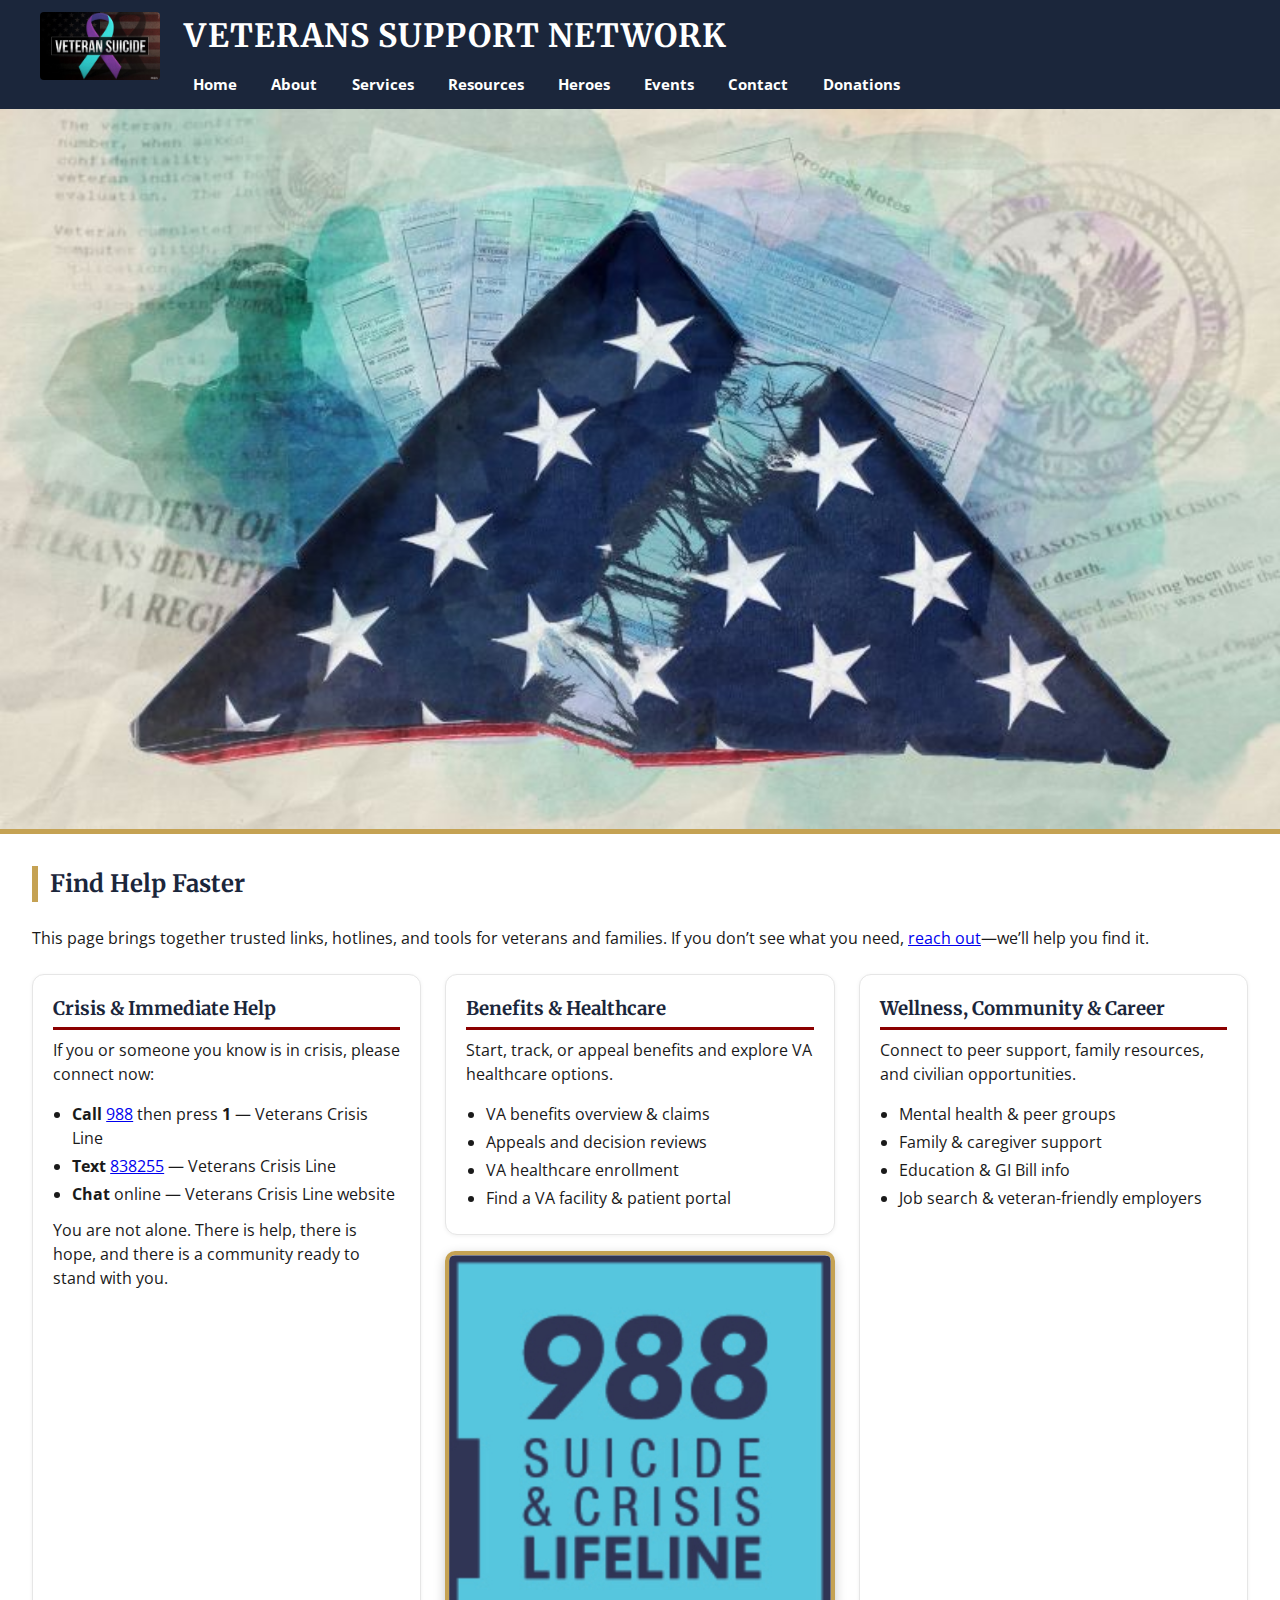
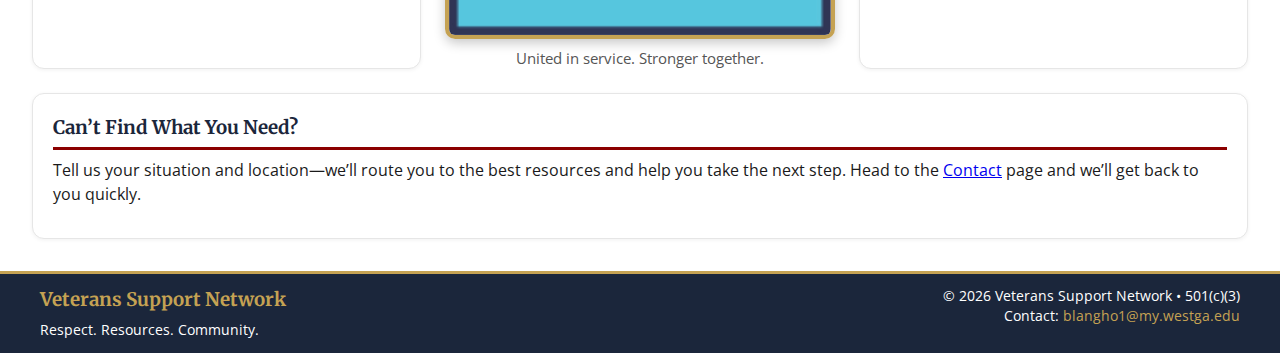
<file: resources.html>
<!doctype html>
<html lang="en">
<head>
  <meta charset="utf-8">
  <meta name="viewport" content="width=device-width, initial-scale=1">
  <title>Resources • Veterans Support Network</title>

  <link href="https://fonts.googleapis.com/css2?family=Merriweather:wght@700;900&family=Open+Sans:wght@400;600&display=swap" rel="stylesheet">
  <link rel="stylesheet" href="project.css">
</head>
<body>
  <div id="wrapper">

    <!-- HEADER -->
    <header>
      <div class="top-header">
        <img src="images/veteran-suicidebanner.png" alt="Veterans Support Network Logo" class="logo">

        <div class="header-right">
          <h1>Veterans Support Network</h1>

          <!-- Mobile nav toggle -->
          <input type="checkbox" id="nav-toggle" class="nav-toggle" aria-label="Toggle navigation">
          <label for="nav-toggle" class="nav-toggle-btn" aria-hidden="true">
            <span></span><span></span><span></span>
          </label>

          <nav id="site-nav" aria-label="Primary">
            <ul>
              <li><a href="index.html">Home</a></li>
              <li><a href="about.html">About</a></li>
              <li><a href="services.html">Services</a></li>
              <li><a href="resources.html" aria-current="page">Resources</a></li>
			  <li><a href="heroes.html">Heroes</a></li>
              <li><a href="events.html">Events</a></li>
              <li><a href="contact.html">Contact</a></li>
			  <li><a href="donations.html">Donations</a></li>
            </ul>
          </nav>
        </div>
      </div>
    </header>

    <!-- PAGE HERO -->
    <section class="mast-hero-img">
      <img src="images/vetsuicideflag.jpg" alt="Resources and support for veterans and families">
    </section>

    <!-- MAIN -->
    <main>
      <!-- Intro -->
      <section>
        <h2>Find Help Faster</h2>
        <p>
          This page brings together trusted links, hotlines, and tools for veterans and families. If you don’t see what
          you need, <a href="contact.html">reach out</a>—we’ll help you find it.
        </p>
      </section>

      <!-- Three columns with center stack -->
      <section class="three-up" aria-label="Resource Categories">
        <!-- Left: Crisis & Immediate Help -->
        <article class="card fill">
          <h3>Crisis & Immediate Help</h3>
          <p>If you or someone you know is in crisis, please connect now:</p>
          <ul>
            <li><strong>Call</strong> <a href="tel:988">988</a> then press <strong>1</strong> — Veterans Crisis Line</li>
            <li><strong>Text</strong> <a href="sms:838255">838255</a> — Veterans Crisis Line</li>
            <li><strong>Chat</strong> online — Veterans Crisis Line website</li>
          </ul>
          <p style="margin-top:.5rem;">
            You are not alone. There is help, there is hope, and there is a community ready to stand with you.
          </p>
        </article>

        <!-- Center: Benefits & Healthcare + lower middle image -->
        <div class="stack">
          <article class="card">
            <h3>Benefits & Healthcare</h3>
            <p>Start, track, or appeal benefits and explore VA healthcare options.</p>
            <ul>
              <li>VA benefits overview & claims</li>
              <li>Appeals and decision reviews</li>
              <li>VA healthcare enrollment</li>
              <li>Find a VA facility & patient portal</li>
            </ul>
          </article>

          <figure class="mid-figure">
            <img src="images/lifeline.jpg" alt="Linked dog tags symbolizing unity" class="mid-image">
            <figcaption>United in service. Stronger together.</figcaption>
          </figure>
        </div>

        <!-- Right: Wellness, Community & Career -->
        <article class="card fill">
          <h3>Wellness, Community & Career</h3>
          <p>Connect to peer support, family resources, and civilian opportunities.</p>
          <ul>
            <li>Mental health & peer groups</li>
            <li>Family & caregiver support</li>
            <li>Education & GI Bill info</li>
            <li>Job search & veteran-friendly employers</li>
          </ul>
        </article>
      </section>


      <section class="card" style="margin-top:1.5rem;">
        <h3>Can’t Find What You Need?</h3>
        <p>
          Tell us your situation and location—we’ll route you to the best resources and help you take the next step.
          Head to the <a href="contact.html">Contact</a> page and we’ll get back to you quickly.
        </p>
      </section>
    </main>

    <!-- FOOTER -->
    <footer>
      <div class="footer-container">
        <div class="footer-left">
          <h3>Veterans Support Network</h3>
          <p>Respect. Resources. Community.</p>
        </div>
        <div class="footer-right">
          <p>&copy; <span id="year"></span> Veterans Support Network • 501(c)(3)</p>
          <p>Contact: <a href="mailto:blangho1@my.westga.edu">blangho1@my.westga.edu</a></p>
        </div>
      </div>
    </footer>
  </div>

  <script>
    document.getElementById('year').textContent = new Date().getFullYear();
  </script>
</body>
</html>
</file>
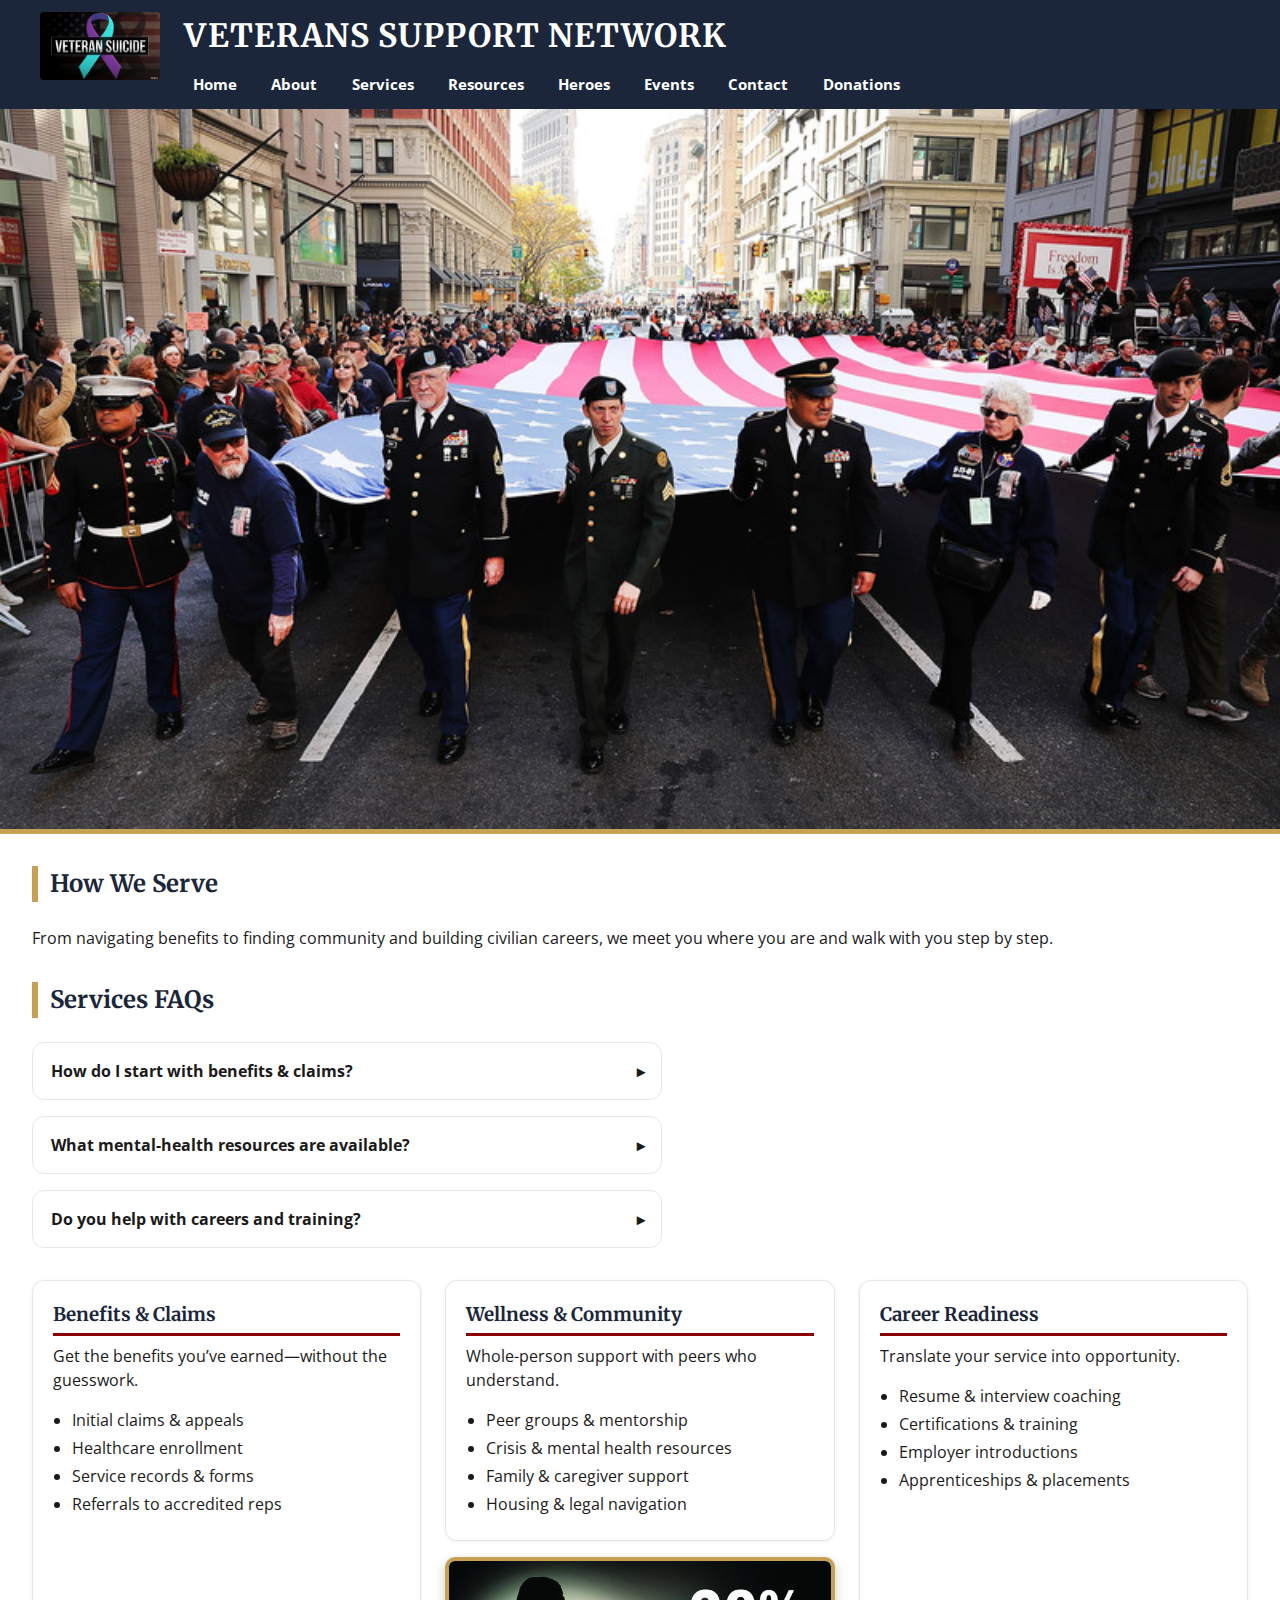
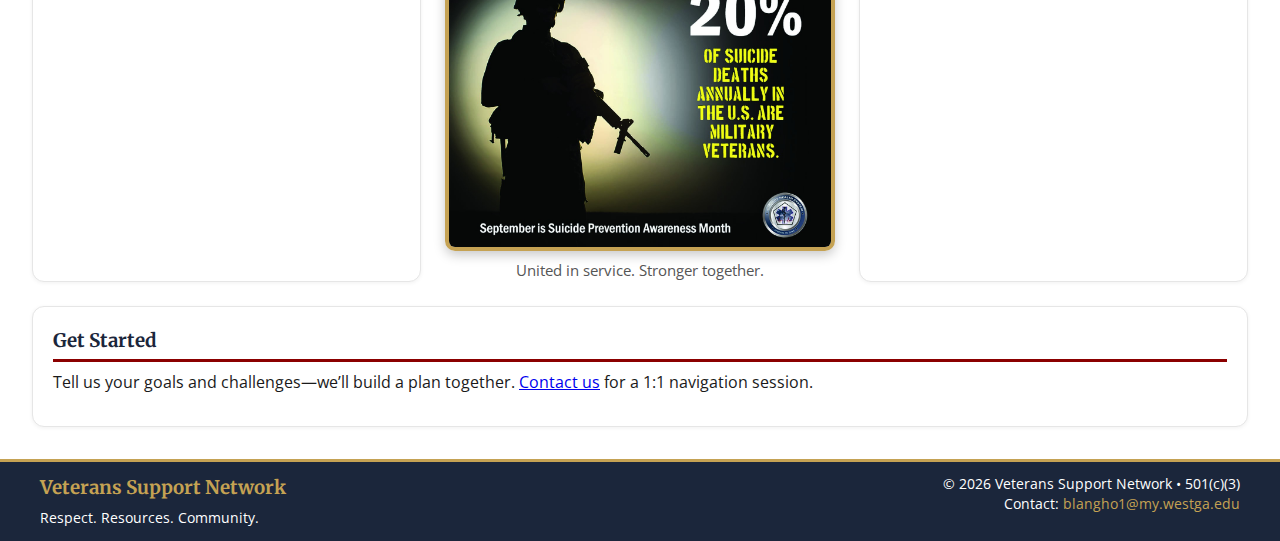
<file: services.html>
<!doctype html>
<html lang="en">
<head>
  <meta charset="utf-8">
  <meta name="viewport" content="width=device-width, initial-scale=1">
  <title>Services • Veterans Support Network</title>
  <meta name="description" content="Explore mental health services, crisis support, wellness programs, and veteran-centered assistance designed to empower those who served our country.">
  <link href="https://fonts.googleapis.com/css2?family=Merriweather:wght@700;900&family=Open+Sans:wght@400;600&display=swap" rel="stylesheet">
  <link rel="stylesheet" href="project.css">
</head>
<body>
  <div id="wrapper">

    <!-- HEADER -->
    <header>
      <div class="top-header">
        <img src="images/veteran-suicidebanner.png" alt="Veterans Support Network Logo" class="logo">

        <div class="header-right">
          <h1>Veterans Support Network</h1>

          <!-- Mobile nav toggle -->
          <input type="checkbox" id="nav-toggle" class="nav-toggle" aria-label="Toggle navigation">
          <label for="nav-toggle" class="nav-toggle-btn" aria-hidden="true">
            <span></span><span></span><span></span>
          </label>

          <nav id="site-nav" aria-label="Primary">
            <ul>
              <li><a href="index.html">Home</a></li>
              <li><a href="about.html">About</a></li>
              <li><a href="services.html" aria-current="page">Services</a></li>
              <li><a href="resources.html">Resources</a></li>
			  <li><a href="heroes.html">Heroes</a></li>
              <li><a href="events.html">Events</a></li>
              <li><a href="contact.html">Contact</a></li>
			  <li><a href="donations.html">Donations</a></li>
            </ul>
          </nav>
        </div>
      </div>
    </header>

    <!-- HERO -->
    <section class="mast-hero-img">
      <img src="images/walkingflag.jpg" alt="Our services for veterans and families">
    </section>

    <!-- MAIN -->
    <main>
      <section>
        <h2>How We Serve</h2>
        <p>
          From navigating benefits to finding community and building civilian careers, we meet you where you are and
          walk with you step by step.
        </p>
      </section>
	  
	  <section id="faq" aria-labelledby="faq-title">
		<h2 id="faq-title">Services FAQs</h2>

	  <details class="faq-item">
		<summary>How do I start with benefits & claims?</summary>
		<div class="faq-body">
		  <p>Book a 30-minute intake and bring any service records. We’ll outline eligibility and next steps.</p>
		  <p><a href="contact.html">Schedule an intake</a></p>
		</div>
	  </details>

	    <details class="faq-item">
		  <summary>What mental-health resources are available?</summary>
		  <div class="faq-body">
		    <p>We provide referrals to crisis lines, VA resources, and peer groups—online and in person.</p>
		  </div>
	    </details>

	    <details class="faq-item">
		  <summary>Do you help with careers and training?</summary>
		  <div class="faq-body">
		    <p>Yes! Resume help, mock interviews, certifications, and employer connections.</p>
		  </div>
	    </details>
	  </section>


      <!-- Three columns with center stack -->
      <section class="three-up" aria-label="Service Areas">
        <!-- Left -->
        <article class="card fill">
          <h3>Benefits & Claims</h3>
          <p>Get the benefits you’ve earned—without the guesswork.</p>
          <ul>
            <li>Initial claims & appeals</li>
            <li>Healthcare enrollment</li>
            <li>Service records & forms</li>
            <li>Referrals to accredited reps</li>
          </ul>
        </article>

        <!-- Center -->
        <div class="stack">
          <article class="card">
            <h3>Wellness & Community</h3>
            <p>Whole-person support with peers who understand.</p>
            <ul>
              <li>Peer groups & mentorship</li>
              <li>Crisis & mental health resources</li>
              <li>Family & caregiver support</li>
              <li>Housing & legal navigation</li>
            </ul>
          </article>

          <figure class="mid-figure">
            <img src="images/factaboutsuicide.jpg" alt="Dog tags symbolizing unity" class="mid-image">
            <figcaption>United in service. Stronger together.</figcaption>
          </figure>
        </div>

        <!-- Right -->
        <article class="card fill">
          <h3>Career Readiness</h3>
          <p>Translate your service into opportunity.</p>
          <ul>
            <li>Resume & interview coaching</li>
            <li>Certifications & training</li>
            <li>Employer introductions</li>
            <li>Apprenticeships & placements</li>
          </ul>
        </article>
      </section>

      <section class="card" style="margin-top:1.5rem;">
        <h3>Get Started</h3>
        <p>
          Tell us your goals and challenges—we’ll build a plan together.
          <a href="contact.html">Contact us</a> for a 1:1 navigation session.
        </p>
      </section>
    </main>

    <!-- FOOTER -->
    <footer>
      <div class="footer-container">
        <div class="footer-left">
          <h3>Veterans Support Network</h3>
          <p>Respect. Resources. Community.</p>
        </div>
        <div class="footer-right">
          <p>&copy; <span id="year"></span> Veterans Support Network • 501(c)(3)</p>
          <p>Contact: <a href="mailto:blangho1@my.westga.edu">blangho1@my.westga.edu</a></p>
        </div>
      </div>
    </footer>
  </div>

  <script>
    document.getElementById('year').textContent = new Date().getFullYear();
  </script>
</body>
</html>
</file>
<file: project.css>
/* project.css — Veterans Support Network */

/* ---------- BASE ---------- */
* { box-sizing: border-box; margin: 0; padding: 0; }

body {
  font-family: "Open Sans", Arial, sans-serif;
  color: #1A1A1A;
  background-color: #F4F4F4;
  line-height: 1.5;
}

img { max-width: 100%; height: auto; }

#wrapper {
  max-width: 1280px;
  margin: 0 auto;
  background-color: #FFFFFF;
  box-shadow: 0 2px 8px rgba(0,0,0,0.25);
  min-height: 100vh;
  display: flex;
  flex-direction: column;
}

/* ---------- HEADER ---------- */
header {
  background-color: #1B263B; /* Navy blue */
  color: #FFFFFF;
  padding: 0.75em 1em;
  box-shadow: 0 2px 6px rgba(0,0,0,0.25);
}

.top-header {
  display: flex;
  align-items: flex-start;
  justify-content: flex-start;
  gap: 1.5em;
  max-width: 1200px;
  margin: 0 auto;
}

.logo {
  width: clamp(80px, 10vw, 120px);
  height: auto;
  border-radius: 4px;
  display: block;
}

.header-right {
  flex: 1;
  display: flex;
  flex-direction: column;
}

.header-right h1 {
  font-family: "Merriweather", Georgia, serif;
  font-size: clamp(1.25rem, 2.5vw, 2rem);
  margin-bottom: 0.4em;
  text-transform: uppercase;
  color: #FFFFFF;
  letter-spacing: 1px;
}

/* ---------- NAVIGATION ---------- */
#site-nav ul {
  list-style: none;
  display: flex;
  flex-wrap: wrap;
  gap: 1em;
  margin: 0;
  padding: 0;
}

#site-nav a {
  color: #FFFFFF;
  text-decoration: none;
  font-weight: 700;
  font-size: clamp(0.95rem, 1.1vw, 1.05rem);
  padding: 0.35em 0.6em;
  border-radius: 4px;
  transition: background 0.25s ease-in-out;
}

#site-nav a:hover {
  background-color: #C5A253;
  color: #1B263B;
}

/* ---------- MOBILE NAV ---------- */
.nav-toggle { display: none; }
.nav-toggle-btn { display: none; cursor: pointer; align-self: flex-end; margin-bottom: .5rem; }
.nav-toggle-btn span {
  display: block; width: 26px; height: 3px; background: #fff; margin: 5px 0; border-radius: 2px;
}

/* ---------- HERO IMAGE ---------- */
.mast-hero {
  width: 100%;
  height: clamp(260px, 45vh, 480px);
  background-image: url('images/suicideprevention.jpeg');
  background-size: cover;
  background-position: center;
  background-repeat: no-repeat;
  border-bottom: 5px solid #C5A253;
}

.mast-hero-img {
  border-bottom: 5px solid #C5A253; 
  background: #000;                 
}
.mast-hero-img img {
  display: block;
  width: 100%;
  height: auto;     
}

/* ---------- MAIN ---------- */
main {
  flex: 1;
  padding: 2em;
}

main h2 {
  color: #1B263B;
  font-family: "Merriweather", serif;
  border-left: 6px solid #C5A253;
  padding-left: 0.5em;
  margin-bottom: 1em;
}

/* ---------- THREE-COLUMN CONTENT ---------- */
.three-up {
  display: grid;
  grid-template-columns: repeat(3, 1fr);
  gap: clamp(1rem, 2.5vw, 1.5rem);
  align-items: stretch;
  margin-top: 1.5rem;
}

.card {
  background: #fff;
  border: 1px solid #e6e6e6;
  border-radius: 12px;
  padding: 1.25rem;
  box-shadow: 0 1px 4px rgba(0,0,0,0.06);
  display: flex;
  flex-direction: column;
  height: 100%;
}

.card h3 {
  font-family: "Merriweather", Georgia, serif;
  color: #1B263B;
  margin-bottom: 0.5rem;
  border-bottom: 3px solid #8B0000;
  padding-bottom: 0.25rem;
}

.card p { margin-bottom: 0.75rem; }
.card ul { padding-left: 1.2rem; }
.card li { margin: 0.25rem 0; }

.stack {
  display: flex;
  flex-direction: column;
  gap: 1rem;
  height: 100%;
}

.mid-figure {
  margin: 0;
  display: flex;
  flex-direction: column;
  align-items: center;
  gap: 0.5rem;
}


.mid-image {
  display: block;
  width: 100%;
  height: auto;              
  border-radius: 10px;
  border: 4px solid #C5A253;
  box-shadow: 0 4px 12px rgba(0,0,0,0.22);
}


.mid-figure figcaption {
  font-size: 0.95rem;
  color: #555;
  text-align: center;
}

/* ---------- FOOTER ---------- */
footer {
  background-color: #1B263B;
  color: #FFFFFF;
  padding: 0.75em 1em;
  border-top: 3px solid #C5A253;
}

.footer-container {
  display: flex;
  justify-content: space-between;
  align-items: flex-start;
  max-width: 1200px;
  margin: 0 auto;
  gap: 2em;
}

.footer-left {
  max-width: 40%;
}

.footer-left h3 {
  font-family: "Merriweather", serif;
  color: #C5A253;
  margin-bottom: 0.3em;
}

.footer-left p {
  font-size: 0.9em;
  color: #FFFFFF;
}

.footer-right {
  text-align: right;
  font-size: 0.85em;
  flex: 1;
}

footer a {
  color: #C5A253;
  text-decoration: none;
}

footer a:hover {
  color: #FFD700;
  text-decoration: underline;
}

/* ---------- RESPONSIVE DESIGN ---------- */
@media (max-width: 1020px) {
  .three-up { grid-template-columns: 1fr 1fr; }
}

@media (max-width: 820px) {
  .top-header { align-items: center; }
  .nav-toggle-btn { display: block; }
  #site-nav { display: none; }
  .nav-toggle:checked ~ #site-nav {
    display: block;
    margin-top: 0.5rem;
  }
  #site-nav ul { flex-direction: column; gap: 0.4rem; }
  #site-nav a { padding: 0.5em 0.75em; }
}

@media (max-width: 700px) {
  .three-up { grid-template-columns: 1fr; }
  .footer-container {
    flex-direction: column;
    align-items: center;
    text-align: center;
    gap: 1rem;
  }
  .footer-right {
    text-align: center;
  }
  footer { padding: 0.85em 1em; }
}

@media (max-width: 500px) {
  main { padding: 1.25em; }
  .header-right h1 { font-size: 1.4rem; text-align: center; }
}

/* ---------- CONTACT PAGE ---------- */
.contact-grid{
  display: grid;
  grid-template-columns: 2fr 1fr;
  gap: clamp(1rem, 2.5vw, 1.5rem);
  margin-top: 1rem;
}

.contact-form h3,
.contact-info h3 { margin-bottom: .5rem; }

.contact-form label{
  display:block;
  font-weight: 600;
  margin-top: .75rem;
}

.contact-form input,
.contact-form select,
.contact-form textarea{
  width: 100%;
  padding: .7em .8em;
  border: 1px solid #D9D9D9;
  border-radius: 10px;
  margin-top: .35rem;
  font: inherit;
}

.contact-form input:focus,
.contact-form select:focus,
.contact-form textarea:focus{
  outline: none;
  border-color: #C5A253;
  box-shadow: 0 0 0 3px rgba(197,162,83,.25);
}

.contact-method{
  border: 1px solid #EEE;
  border-radius: 10px;
  padding: .6rem .8rem;
  margin-top: .9rem;
}
.contact-method legend{ padding: 0 .3rem; font-weight: 700; }
.contact-method label{ display:inline-flex; align-items:center; gap:.35rem; margin-right: 1rem; margin-top: 0; }

.consent{ display:flex; align-items:center; gap:.5rem; margin-top: .8rem; }

.btn{
  margin-top: 1rem;
  background: #8B0000;         /* deep red */
  color: #fff;
  border: none;
  padding: .75em 1.1em;
  border-radius: 10px;
  font-weight: 700;
  cursor: pointer;
}
.btn:hover{ background:#A31A1A; }

/* Right column extras */
.contact-info p { margin: .35rem 0; }
.contact-info a { color:#1B263B; text-decoration: underline; }
.contact-info .mini-help ul{ padding-left: 1.1rem; }

/* Responsive */
@media (max-width: 900px){
  .contact-grid{ grid-template-columns: 1fr; }
}





/* Improve required field visibility without changing your palette */
.contact-form label::after {
  content: attr(data-required);
  color: #C5A253;
  font-weight: 800;
  margin-left: .25rem;
}

/* Example usage: <label for="email" data-required="*">Email</label> */

/* Accessible focus ring for the .btn (keeps your colors) */
.btn:focus-visible {
  outline: 3px solid rgba(197,162,83,.55);
  outline-offset: 2px;
}

/* Reduce layout shift if you later add inline error messages */
.contact-form .error {
  color: #A31A1A;
  font-size: 0.9rem;
  min-height: 1.1em;
  margin-top: .25rem;
}

/* --- Details / Summary (FAQ) --- */
#faq { margin-block: 2rem; max-width: 70ch; }
.faq-item { border: 1px solid #e5e7eb; border-radius: .75rem; background: #fff; margin-bottom: 1rem; overflow: hidden; }
.faq-item > summary { cursor: pointer; list-style: none; padding: 1rem 1.125rem; font-weight: 700; position: relative; }
.faq-item > summary::marker { display: none; }
.faq-item > summary:focus-visible { outline: 3px solid #0ea5e9; outline-offset: 2px; }
.faq-item > summary::after { content: "▸"; position: absolute; right: 1rem; transition: transform .2s ease; }
.faq-item[open] > summary::after { transform: rotate(90deg); }
.faq-body { padding: .75rem 1.125rem 1.125rem; border-top: 1px solid #e5e7eb; }
</file>
